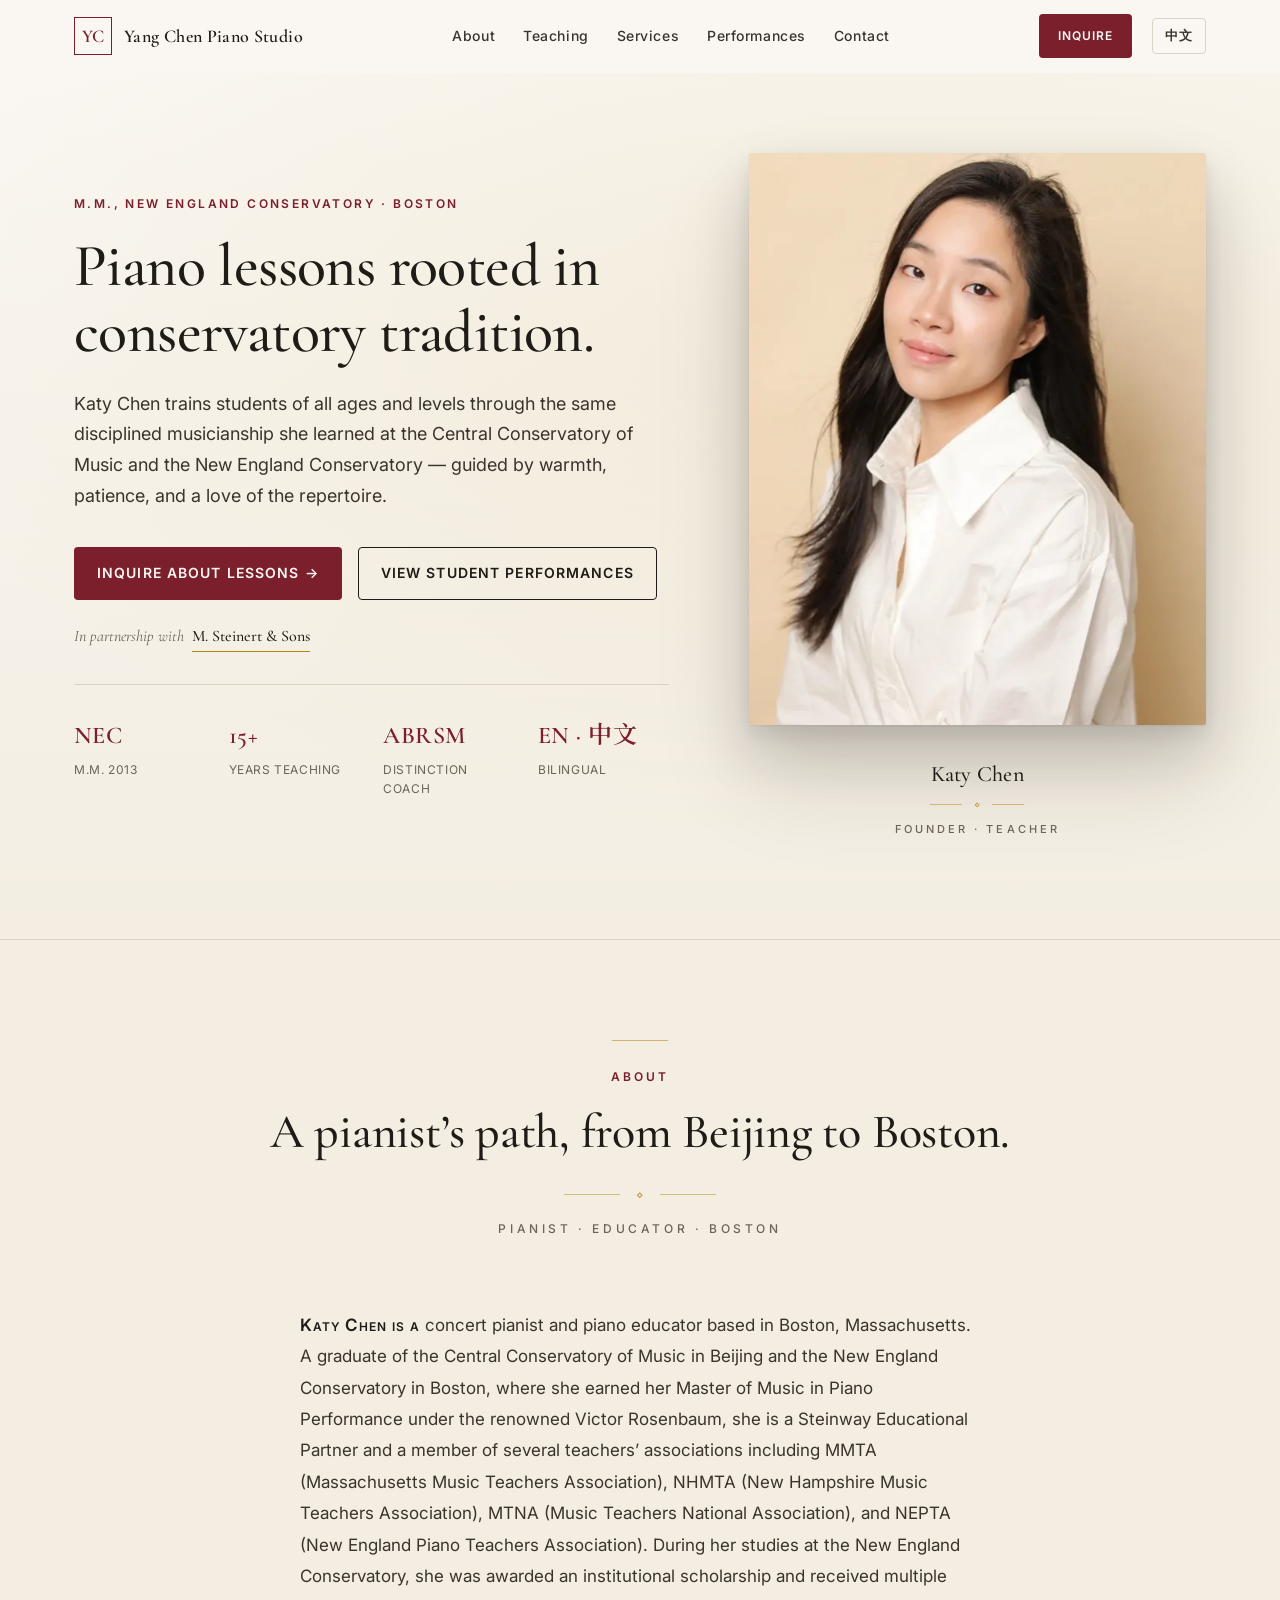
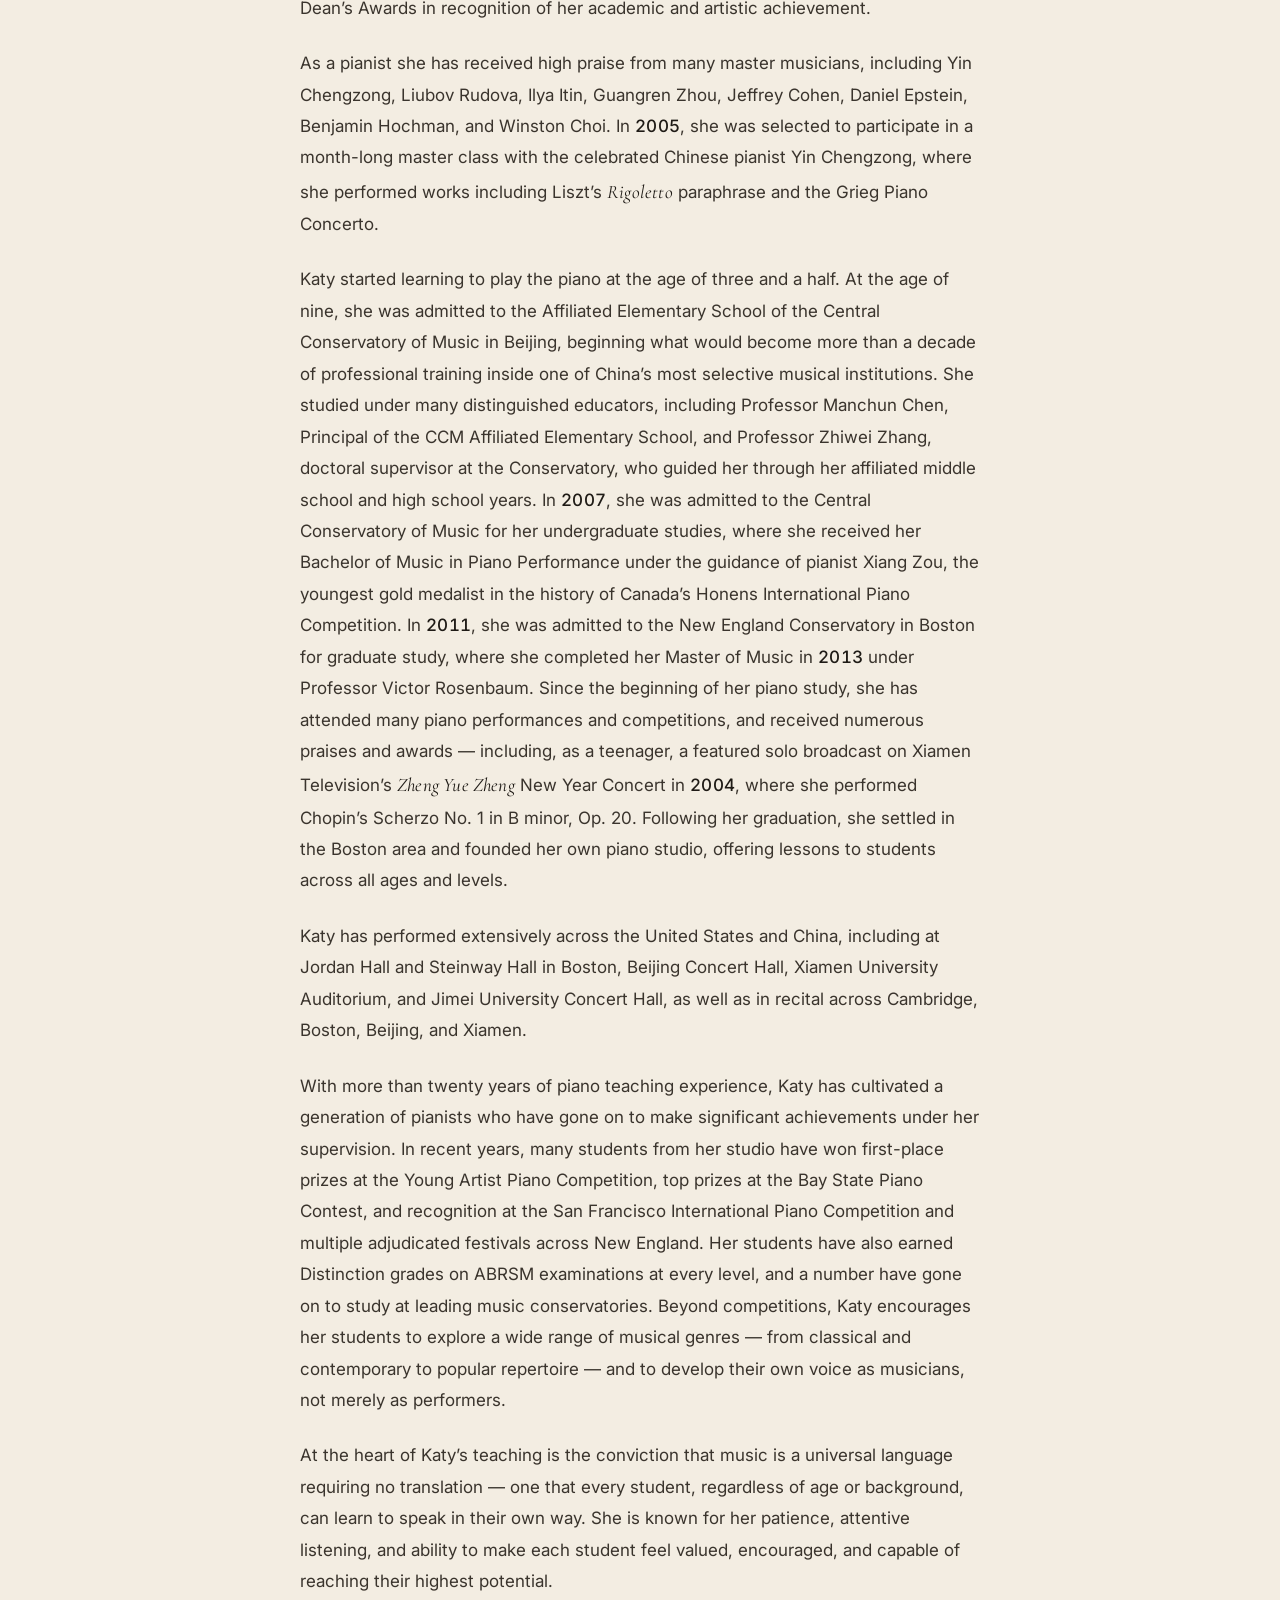
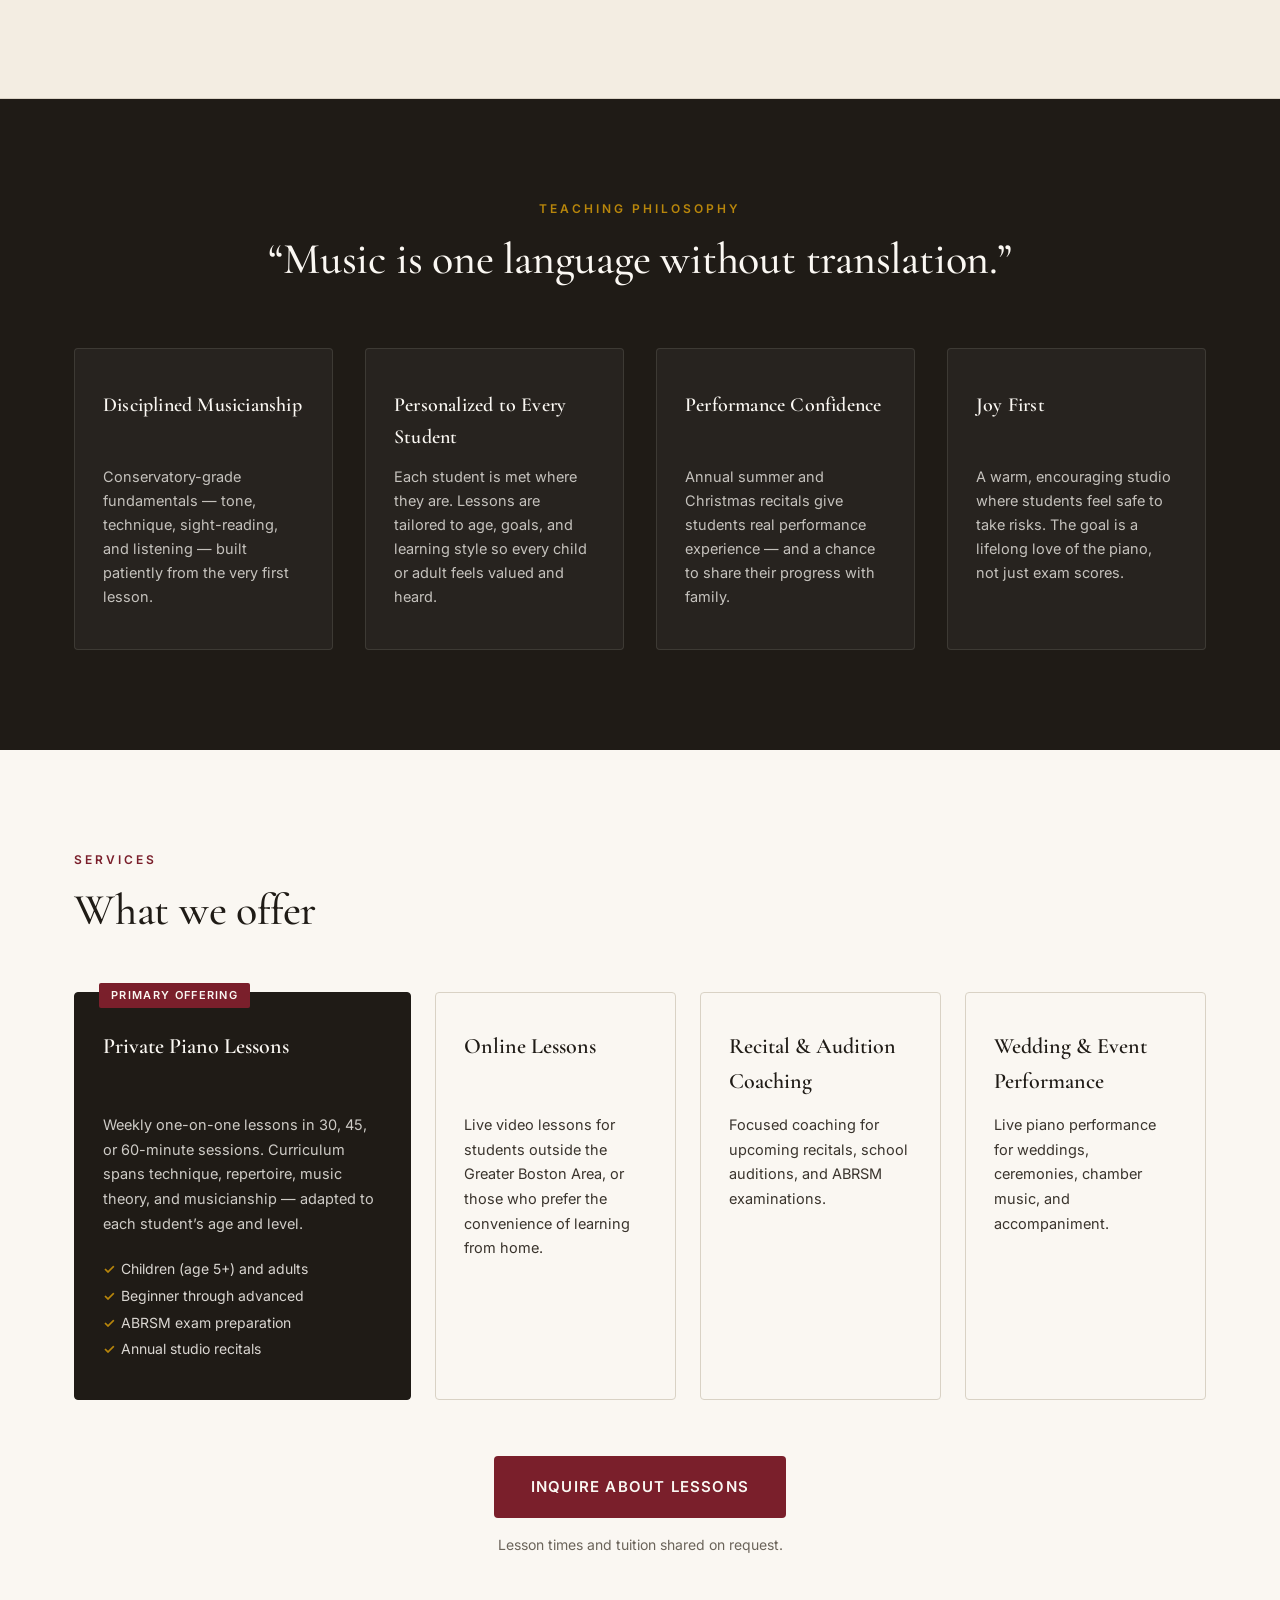
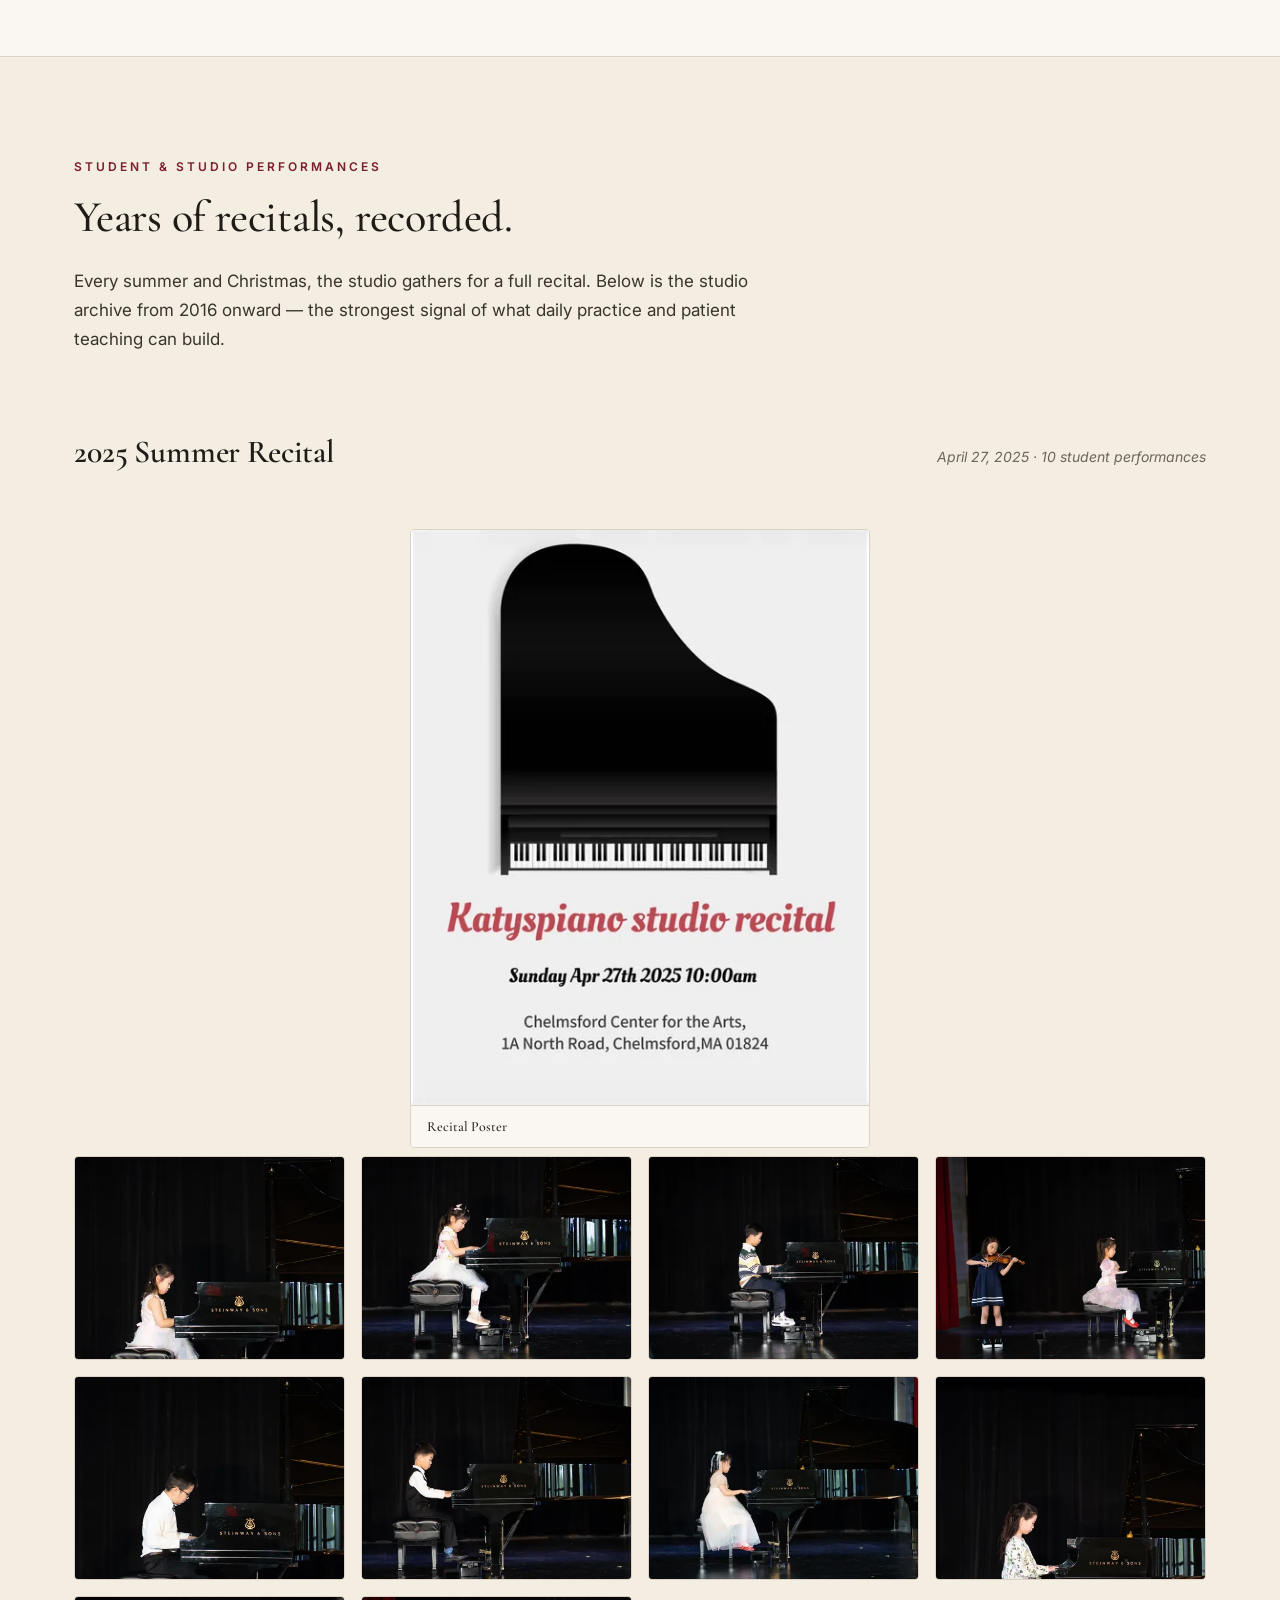
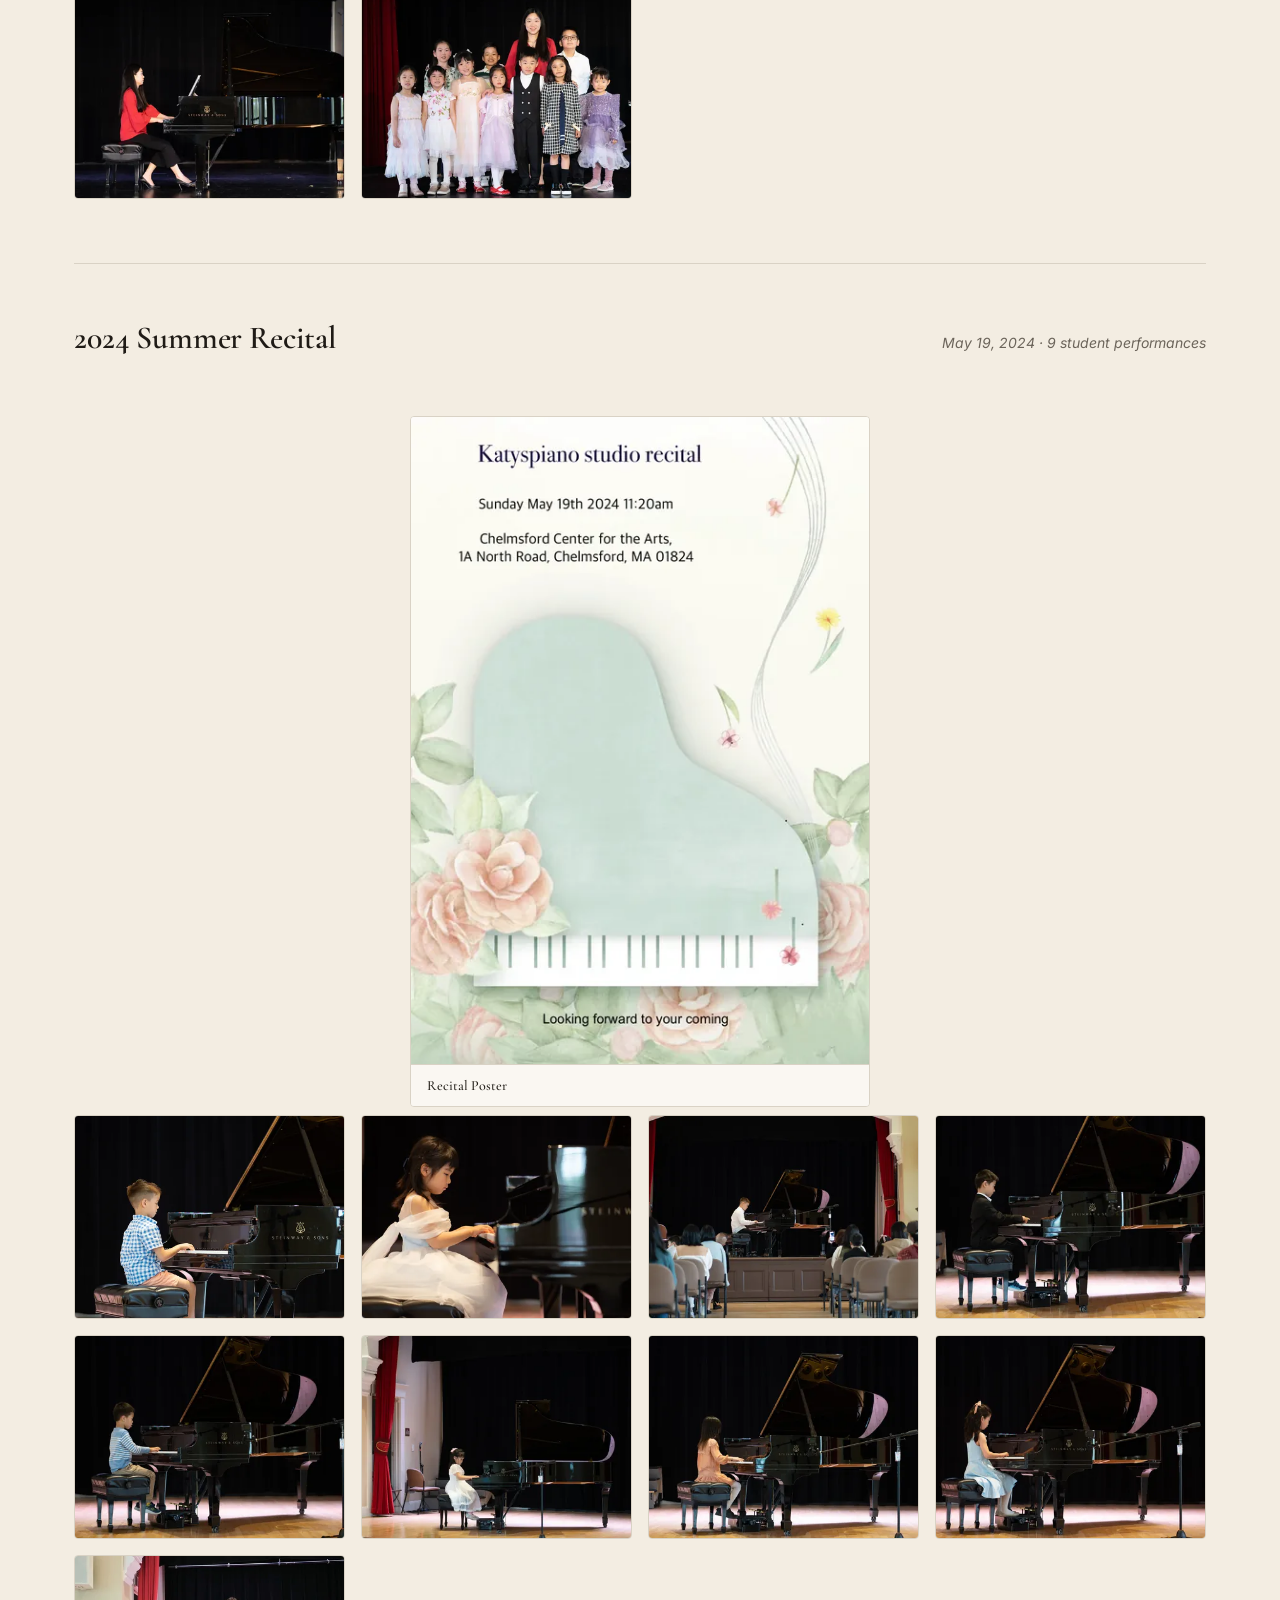
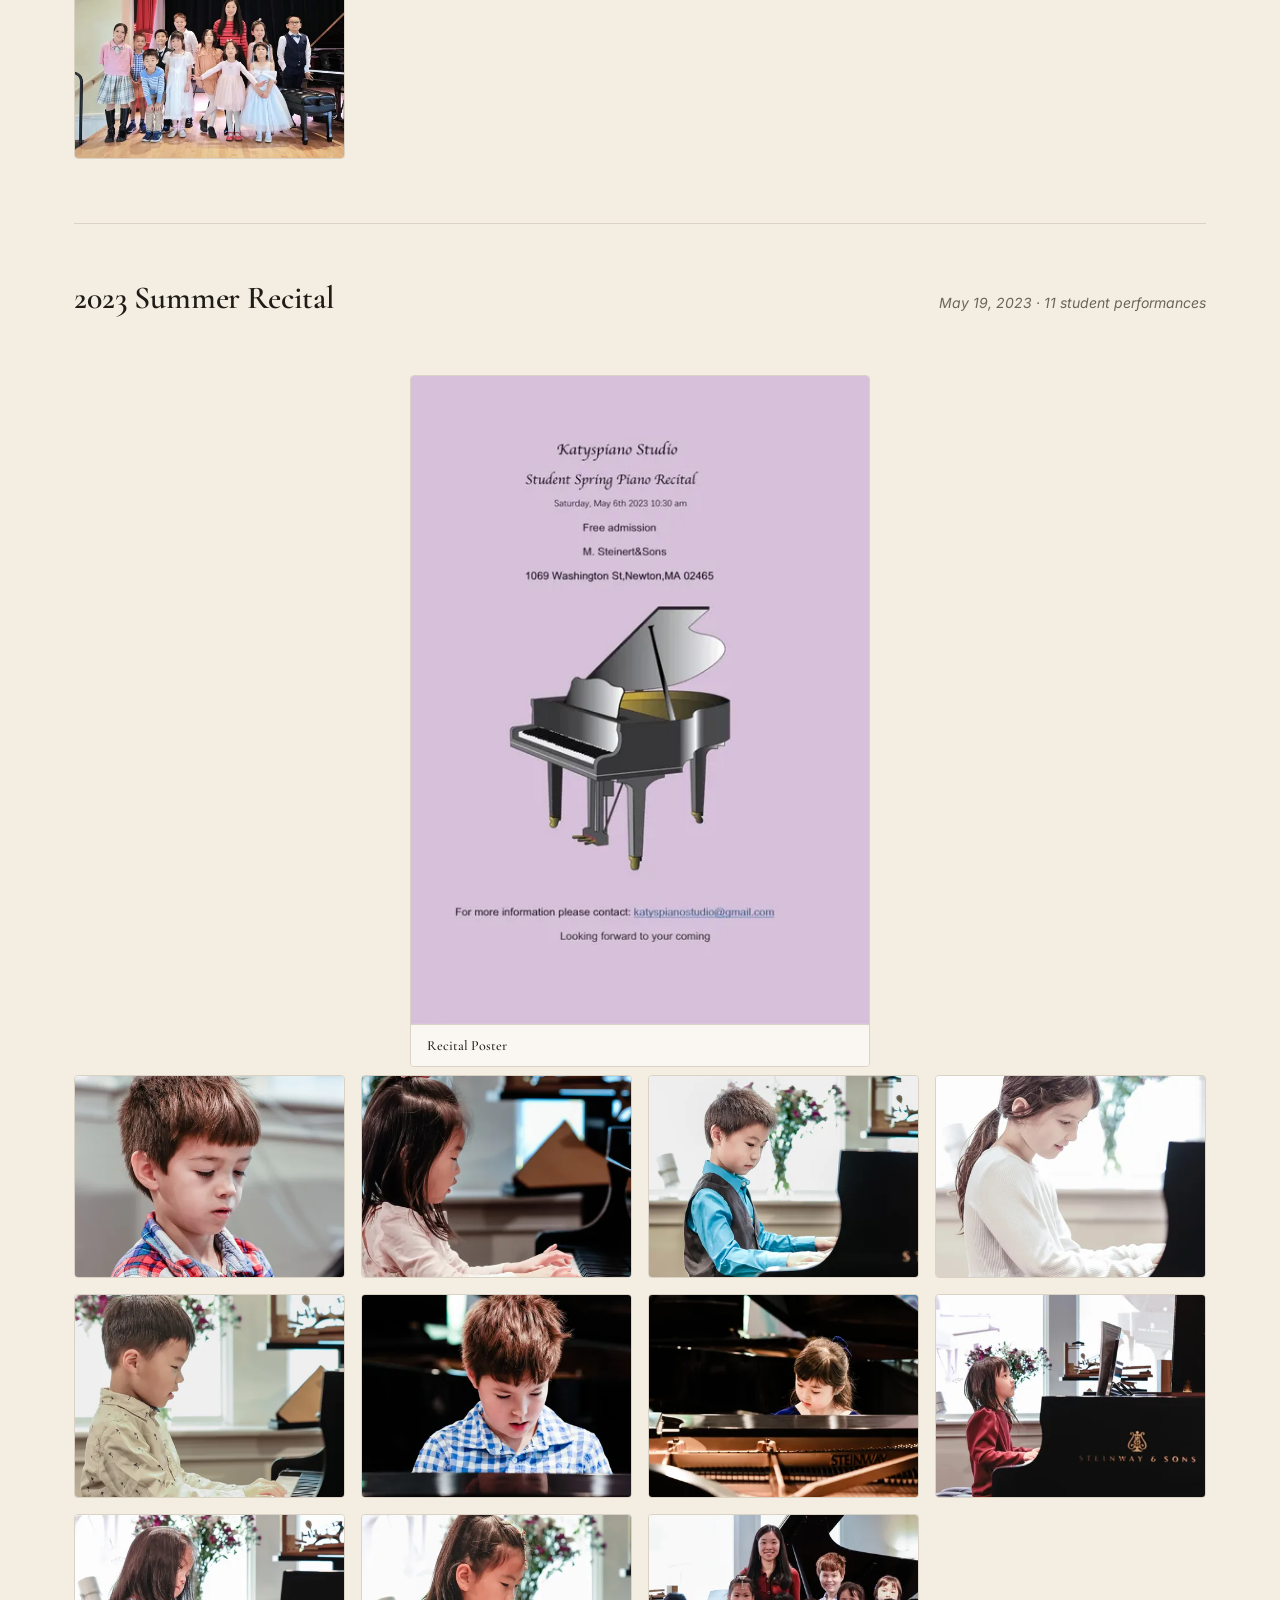
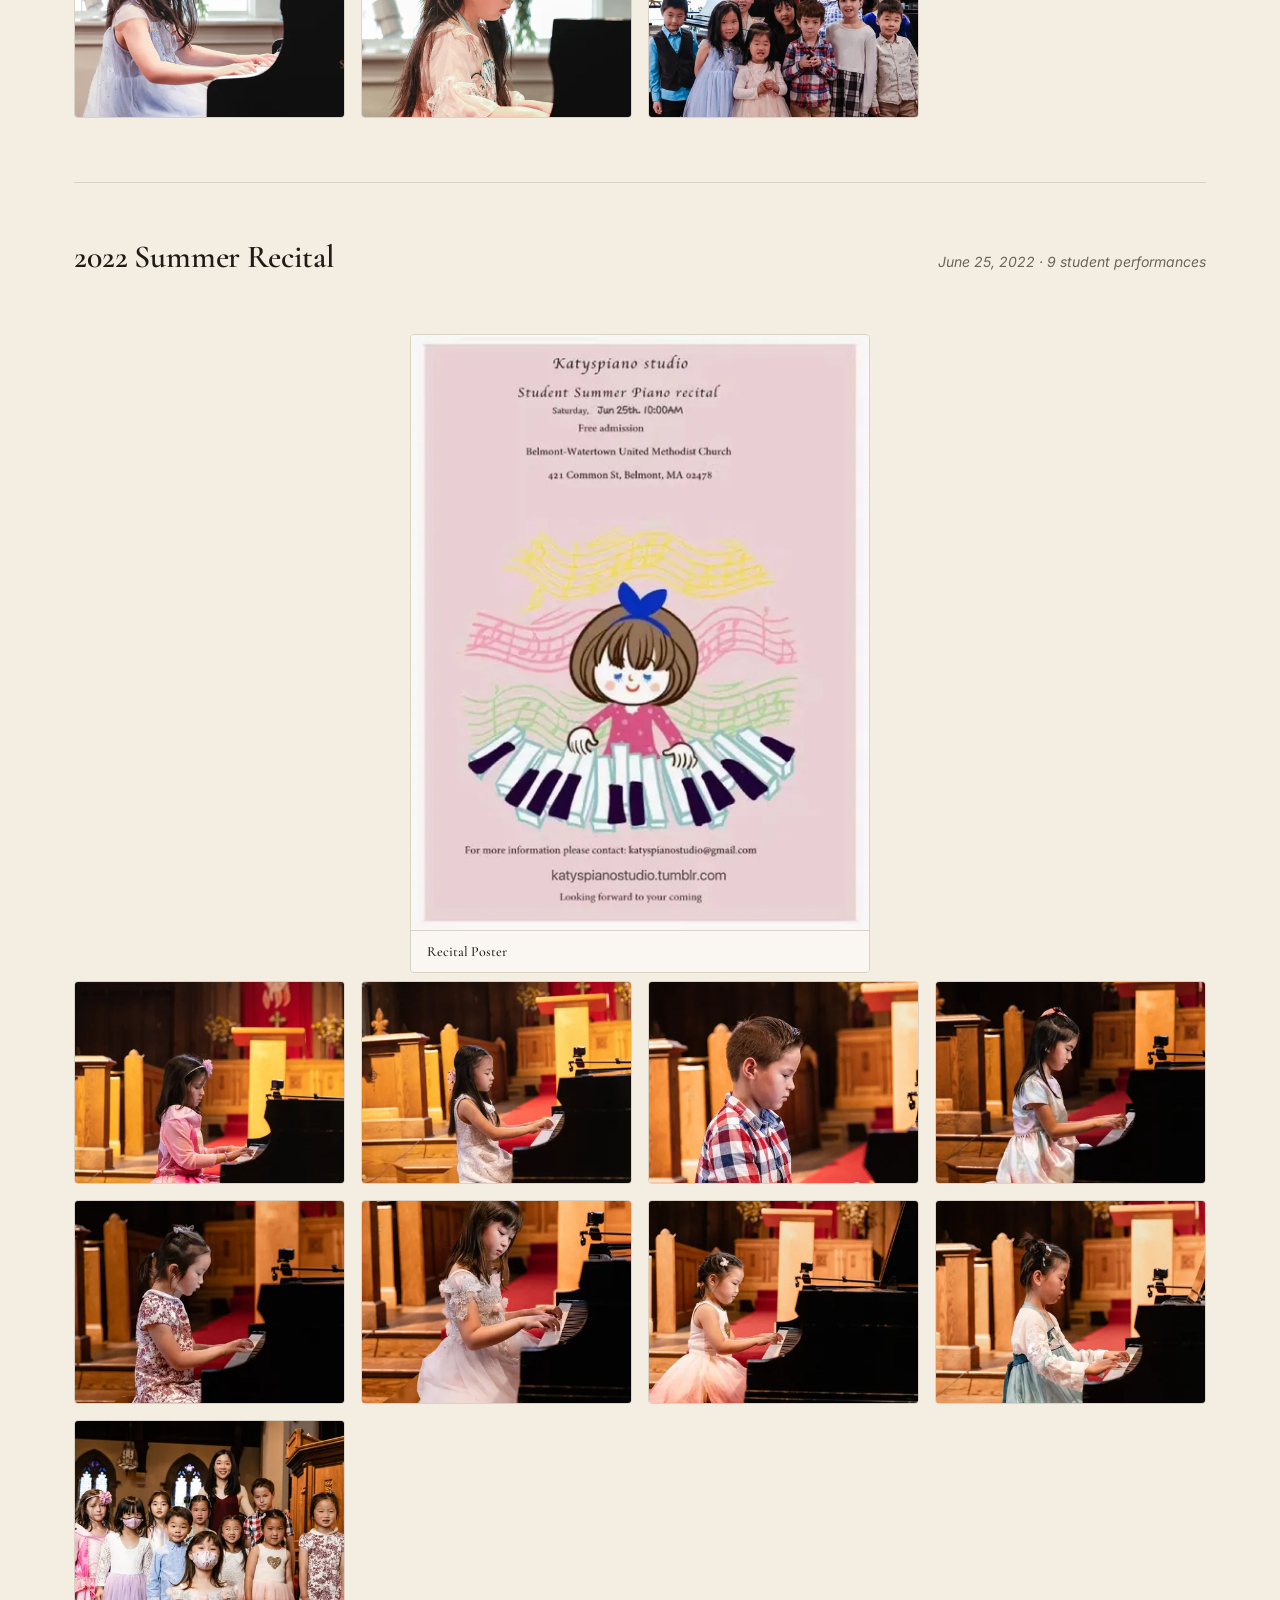
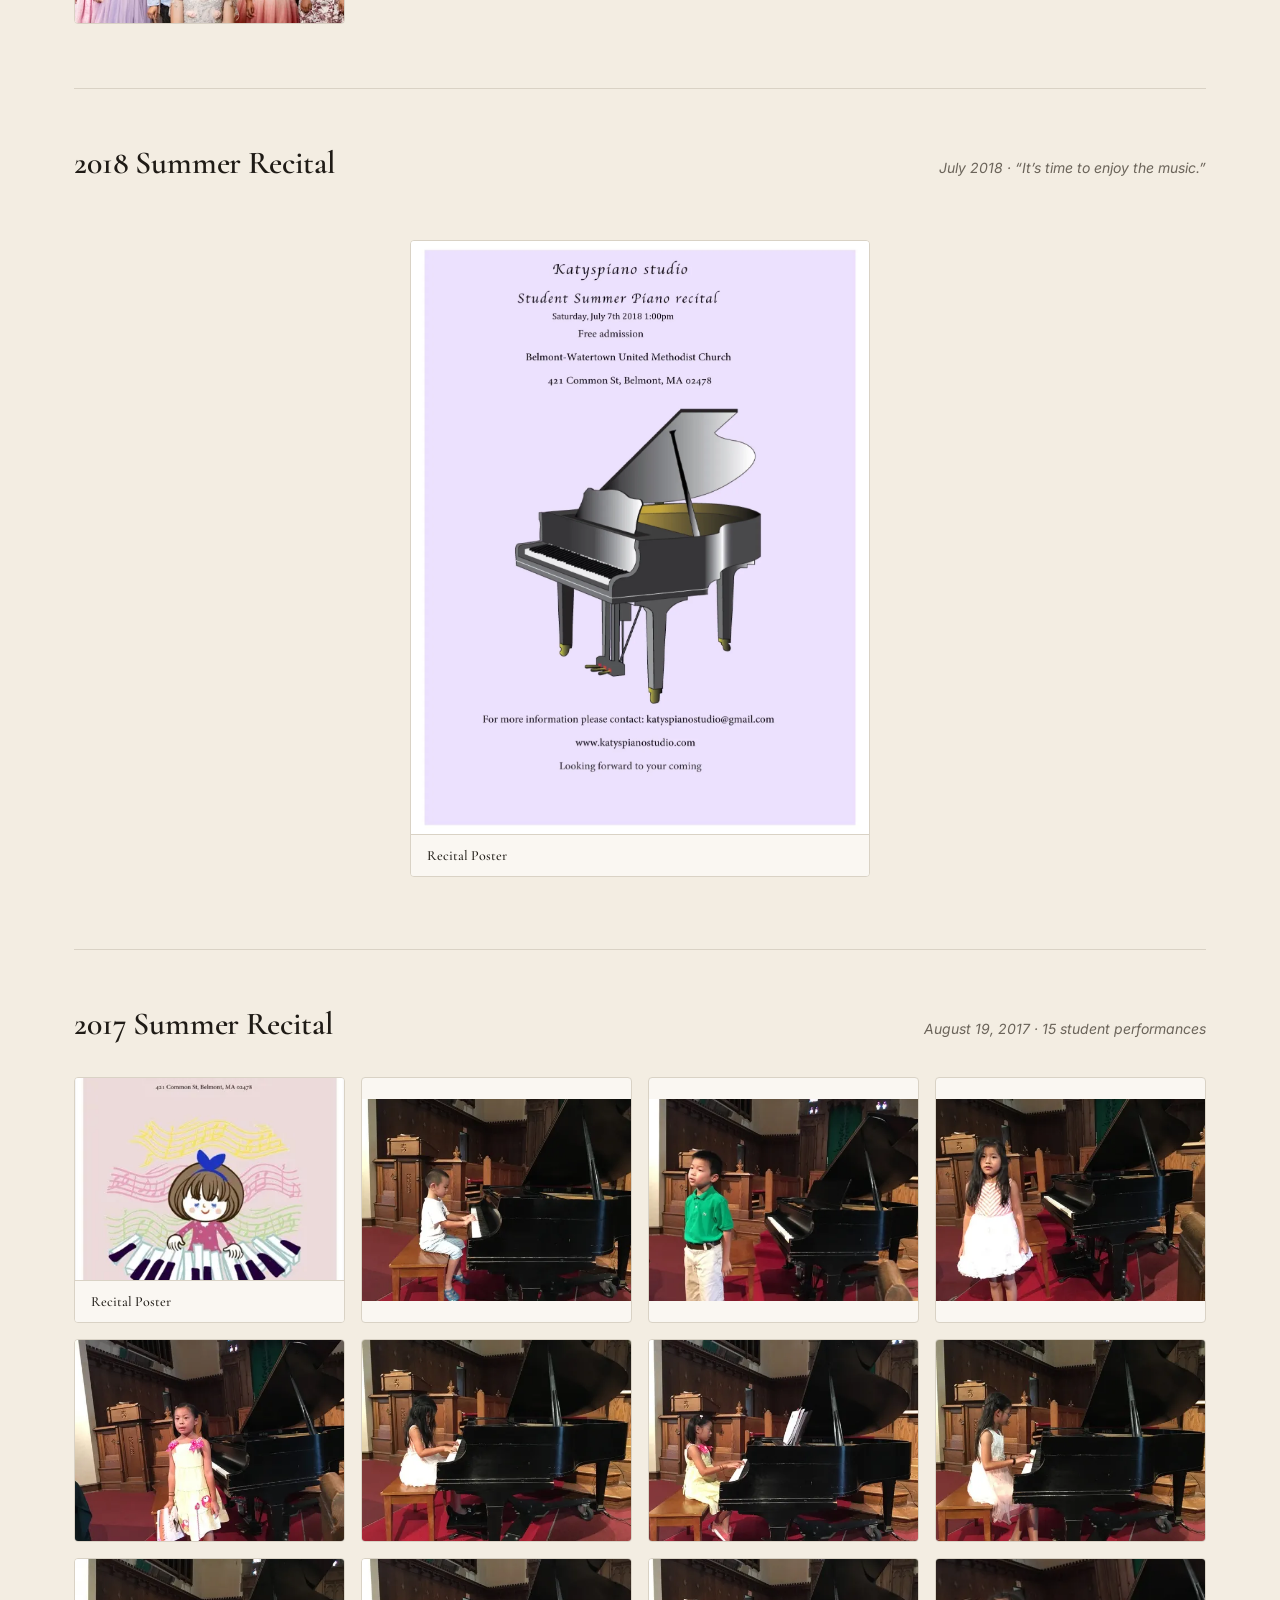
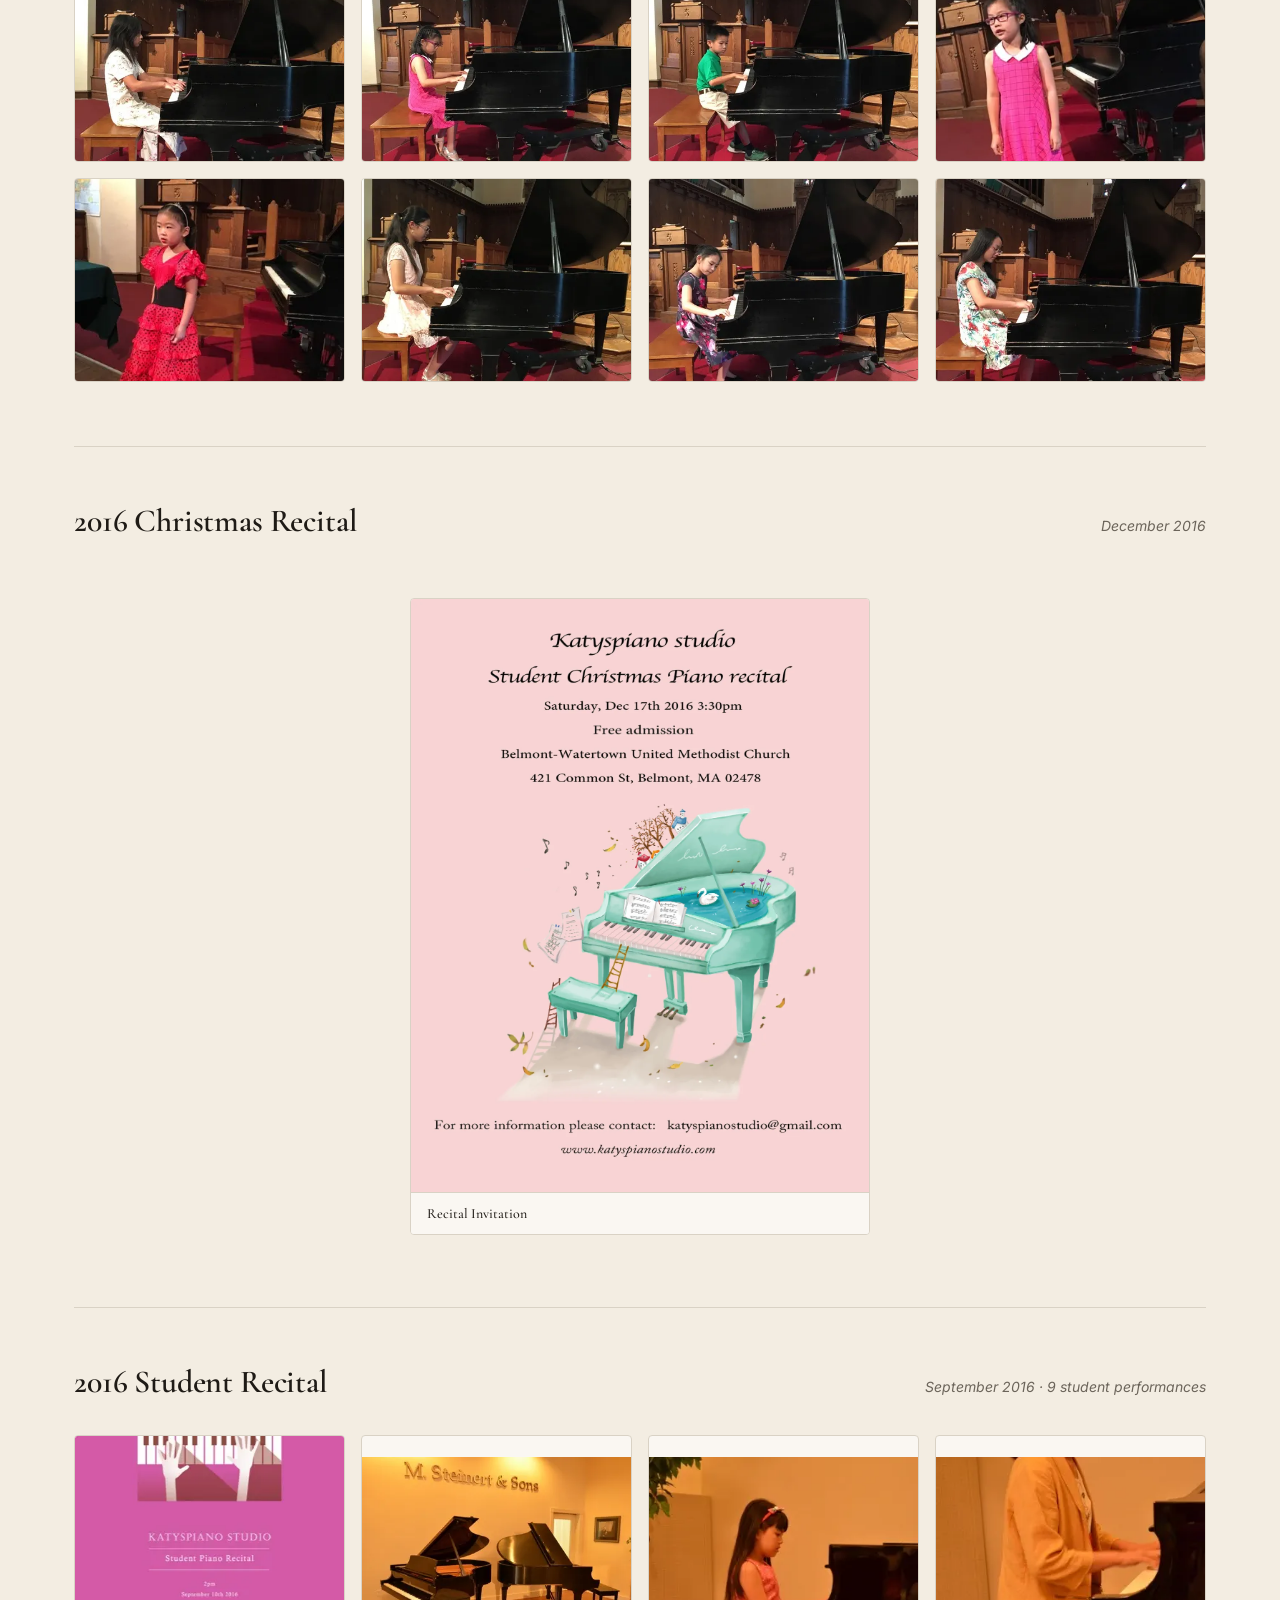
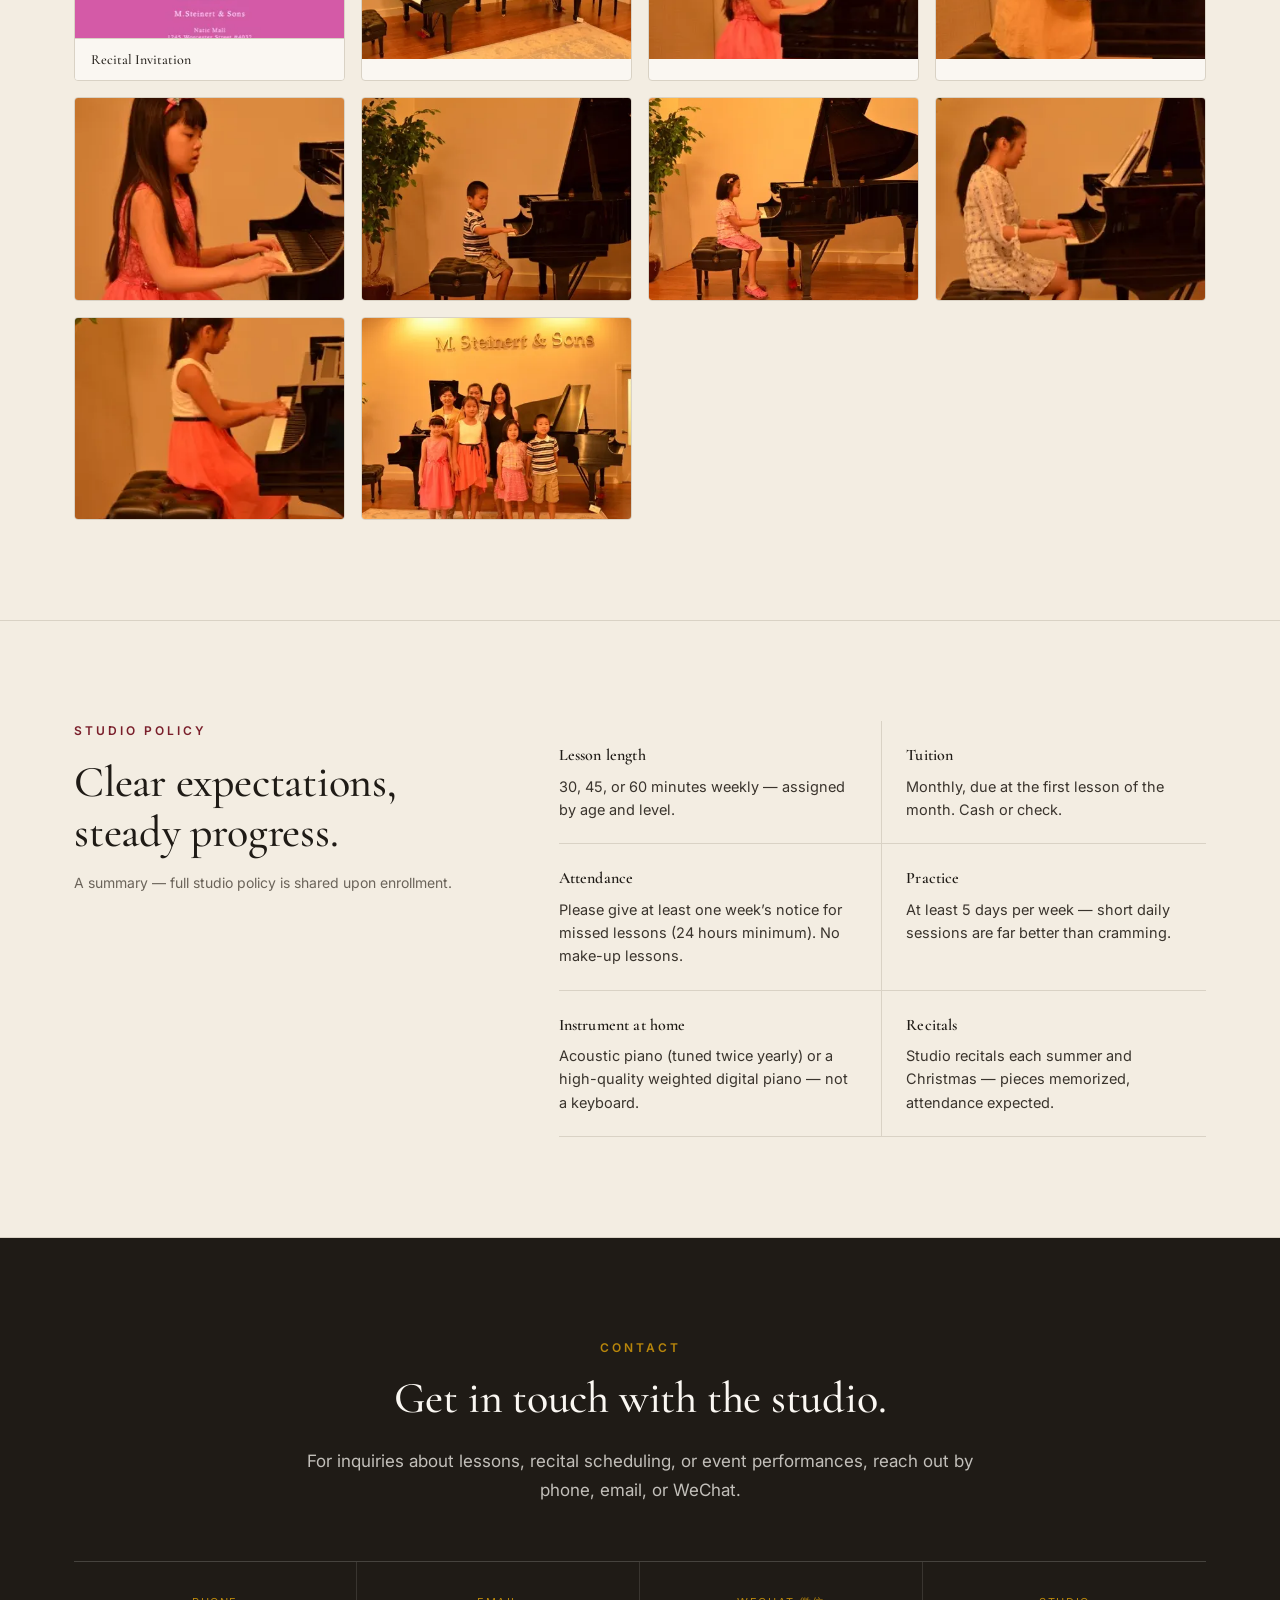
<file: index.html>
<!DOCTYPE html>
<html lang="en" data-lang="en">
<head>
  <meta charset="UTF-8" />
  <meta name="viewport" content="width=device-width, initial-scale=1.0" />
  <title>Yang Chen Piano Studio · Boston Piano Lessons by NEC Graduate Katy Chen</title>
  <meta name="description" content="Private piano lessons in Lexington and the Greater Boston Area with Katy Chen, M.M. New England Conservatory. Children & adults, all levels. ABRSM preparation, recital coaching, online lessons." />
  <meta name="keywords" content="piano lessons Boston, piano teacher Lexington MA, NEC piano teacher, Yang Chen, Katy piano studio, ABRSM Boston, Chinese piano teacher Boston, 波士顿钢琴老师, 列克星敦钢琴老师" />
  <meta property="og:title" content="Yang Chen Piano Studio · Boston Piano Lessons" />
  <meta property="og:description" content="Private piano lessons with Katy Chen, M.M. New England Conservatory." />
  <meta property="og:type" content="website" />
  <meta property="og:image" content="assets/portrait-1600.jpg" />
  <meta property="og:locale" content="en_US" />
  <meta property="og:locale:alternate" content="zh_CN" />
  <meta name="twitter:card" content="summary_large_image" />
  <meta name="twitter:title" content="Yang Chen Piano Studio · Boston Piano Lessons" />
  <meta name="twitter:description" content="Private piano lessons with Katy Chen, M.M. New England Conservatory." />
  <meta name="twitter:image" content="assets/portrait-1600.jpg" />
  <meta name="theme-color" content="#1f1b16" />

  <!-- Inline SVG favicon (monogram) -->
  <link rel="icon" type="image/svg+xml" href="data:image/svg+xml,%3Csvg xmlns='http://www.w3.org/2000/svg' viewBox='0 0 64 64'%3E%3Crect width='64' height='64' rx='8' fill='%23faf7f2'/%3E%3Ctext x='32' y='44' font-family='Georgia,serif' font-size='32' font-weight='600' text-anchor='middle' fill='%237a1f2b'%3EYC%3C/text%3E%3C/svg%3E" />

  <link rel="preconnect" href="https://fonts.googleapis.com">
  <link rel="preconnect" href="https://fonts.gstatic.com" crossorigin>
  <link href="https://fonts.googleapis.com/css2?family=Cormorant+Garamond:wght@500;600&family=Inter:wght@400;500;600&family=Noto+Serif+SC:wght@400;600&display=swap" rel="stylesheet">
  <link rel="stylesheet" href="styles.css" />

  <!-- Structured data: LocalBusiness / MusicSchool -->
  <script type="application/ld+json">
  {
    "@context": "https://schema.org",
    "@type": ["MusicSchool", "LocalBusiness"],
    "name": "Yang Chen Piano Studio",
    "alternateName": "陈扬钢琴工作室",
    "description": "Private piano lessons with Katy Chen, M.M. New England Conservatory.",
    "image": "assets/portrait-1600.jpg",
    "founder": {
      "@type": "Person",
      "name": "Katy Chen",
      "alumniOf": [
        { "@type": "CollegeOrUniversity", "name": "New England Conservatory" },
        { "@type": "CollegeOrUniversity", "name": "Central Conservatory of Music, Beijing" }
      ]
    },
    "address": {
      "@type": "PostalAddress",
      "addressLocality": "Lexington",
      "addressRegion": "MA",
      "postalCode": "02420",
      "addressCountry": "US"
    },
    "areaServed": "Greater Boston Area",
    "telephone": "+1-617-657-3351",
    "email": "katyspianostudio@gmail.com",
    "knowsLanguage": ["en", "zh"],
    "priceRange": "$$"
  }
  </script>
</head>
<body>
  <a class="skip-link" href="#about">Skip to content</a>

  <!-- ============ HEADER / NAV ============ -->
  <header class="site-header" id="siteHeader">
    <div class="container nav-wrap">
      <a href="#top" class="brand">
        <span class="brand-mark">YC</span>
        <span class="brand-text">
          <span class="lang-en">Yang Chen Piano Studio</span>
          <span class="lang-zh">陈扬钢琴工作室</span>
        </span>
      </a>

      <nav class="primary-nav" aria-label="Primary">
        <a href="#about"><span class="lang-en">About</span><span class="lang-zh">关于</span></a>
        <a href="#teaching"><span class="lang-en">Teaching</span><span class="lang-zh">教学</span></a>
        <a href="#services"><span class="lang-en">Services</span><span class="lang-zh">课程</span></a>
        <a href="#performances"><span class="lang-en">Performances</span><span class="lang-zh">演出</span></a>
        <a href="#contact"><span class="lang-en">Contact</span><span class="lang-zh">联系</span></a>
      </nav>

      <div class="nav-actions">
        <!-- CTA before the language toggle: keeps the header in one language
             (brand → nav → CTA) and leaves the toggle as the odd one out at the
             edge, rather than splitting the run. -->
        <a href="#contact" class="btn btn-primary nav-cta">
          <span class="lang-en">Inquire</span>
          <span class="lang-zh">咨询</span>
        </a>
        <button class="lang-toggle" id="langToggle" aria-label="Toggle language">
          <span class="lang-en">中文</span>
          <span class="lang-zh">EN</span>
        </button>
        <button class="menu-toggle" id="menuToggle" aria-label="Open menu" aria-expanded="false">
          <span></span><span></span><span></span>
        </button>
      </div>
    </div>
  </header>

  <!-- ============ HERO ============ -->
  <section class="hero" id="top">
    <div class="container hero-grid">
      <div class="hero-copy">
        <p class="eyebrow">
          <span class="lang-en">M.M., New England Conservatory · Boston</span>
          <span class="lang-zh">新英格兰音乐学院硕士 · 波士顿</span>
        </p>
        <h1 class="hero-title">
          <span class="lang-en">Piano lessons rooted in conservatory tradition.</span>
          <span class="lang-zh">源自音乐学院的钢琴教学传统</span>
        </h1>
        <p class="hero-sub">
          <span class="lang-en">Katy Chen trains students of all ages and levels through the same disciplined musicianship she learned at the Central Conservatory of Music and the New England Conservatory — guided by warmth, patience, and a love of the repertoire.</span>
          <span class="lang-zh">陈扬老师（Katy）将中央音乐学院与新英格兰音乐学院的严谨训练，与温暖耐心的教学风格相结合，帮助各年龄段、各程度的学生在钢琴学习中找到信心与音乐的喜悦。</span>
        </p>
        <div class="hero-cta">
          <a href="#contact" class="btn btn-primary">
            <span class="lang-en">Inquire About Lessons →</span>
            <span class="lang-zh">课程咨询 →</span>
          </a>
          <a href="#performances" class="btn btn-ghost">
            <span class="lang-en">View Student Performances</span>
            <span class="lang-zh">查看学生演出</span>
          </a>
        </div>
        <p class="partner-line">
          <span class="partner-prefix">
            <span class="lang-en">In partnership with</span>
            <span class="lang-zh">合作伙伴</span>
          </span>
          <a class="partner-link" href="https://msteinert.com/partner/katy-chen-studio" target="_blank" rel="noopener">M. Steinert &amp; Sons</a>
        </p>
        <div class="trust-row">
          <div class="trust-item">
            <strong>NEC</strong>
            <span class="lang-en">M.M. 2013</span>
            <span class="lang-zh">2013 硕士</span>
          </div>
          <div class="trust-item">
            <strong>15+</strong>
            <span class="lang-en">Years Teaching</span>
            <span class="lang-zh">年教学经验</span>
          </div>
          <div class="trust-item">
            <strong>ABRSM</strong>
            <span class="lang-en">Distinction Coach</span>
            <span class="lang-zh">优等指导</span>
          </div>
          <div class="trust-item">
            <strong>EN · 中文</strong>
            <span class="lang-en">Bilingual</span>
            <span class="lang-zh">双语教学</span>
          </div>
        </div>
      </div>

      <div class="hero-portrait">
        <div class="portrait-frame">
          <div class="portrait-placeholder">
            <picture>
              <source
                type="image/webp"
                srcset="assets/portrait-800.webp 800w, assets/portrait-1600.webp 1600w"
                sizes="(max-width: 768px) 360px, (max-width: 1024px) 40vw, 480px" />
              <img
                src="assets/portrait-800.jpg"
                srcset="assets/portrait-800.jpg 800w, assets/portrait-1600.jpg 1600w"
                sizes="(max-width: 768px) 360px, (max-width: 1024px) 40vw, 480px"
                width="800" height="1000"
                alt="Portrait of Katy Chen"
                loading="eager" fetchpriority="high" decoding="async" />
            </picture>
          </div>
          <div class="portrait-caption">
            <span class="caption-name">
              <span class="lang-en">Katy Chen</span>
              <span class="lang-zh">陈扬</span>
            </span>
            <span class="caption-rule" aria-hidden="true">⋄</span>
            <span class="caption-role">
              <span class="lang-en">Founder · Teacher</span>
              <span class="lang-zh">工作室创办人</span>
            </span>
          </div>
        </div>
      </div>
    </div>
  </section>

  <!-- ============ ABOUT ============ -->
  <section class="section section-cream" id="about">
    <div class="container">
      <div class="bio-header">
        <p class="section-eyebrow">
          <span class="lang-en">About</span>
          <span class="lang-zh">关于</span>
        </p>
        <h2 class="section-title">
          <span class="lang-en">A pianist’s path, from Beijing to Boston.</span>
          <span class="lang-zh">从北京到波士顿的音乐之路</span>
        </h2>
        <span class="bio-rule" aria-hidden="true">&#x22C4;</span>
        <p class="bio-role">
          <span class="lang-en">Pianist &middot; Educator &middot; Boston</span>
          <span class="lang-zh">钢琴家 &middot; 教育家 &middot; 波士顿</span>
        </p>
      </div>
      <div class="bio-prose">
          <p>
            <span class="lang-en"><span class="lead-in">Katy Chen is a</span> concert pianist and piano educator based in Boston, Massachusetts. A graduate of the Central Conservatory of Music in Beijing and the New England Conservatory in Boston, where she earned her Master of Music in Piano Performance under the renowned Victor Rosenbaum, she is a Steinway Educational Partner and a member of several teachers’ associations including MMTA (Massachusetts Music Teachers Association), NHMTA (New Hampshire Music Teachers Association), MTNA (Music Teachers National Association), and NEPTA (New England Piano Teachers Association). During her studies at the New England Conservatory, she was awarded an institutional scholarship and received multiple Dean’s Awards in recognition of her academic and artistic achievement.</span>
            <span class="lang-zh"><span class="lead-in">陈扬</span>（Katy Chen），旅美青年钢琴演奏家、钢琴教育家，现居美国波士顿。她毕业于北京中央音乐学院与美国新英格兰音乐学院，并在新英格兰音乐学院师从国际著名钢琴家 Victor Rosenbaum 教授，获得钢琴演奏硕士学位。她现为 Steinway 教育合作伙伴（Steinway Educational Partner），同时也是多个专业教师协会的成员，包括美国音乐教师协会 MTNA（Music Teachers National Association）、麻省音乐教师协会 MMTA（Massachusetts Music Teachers Association）、新罕布什尔州音乐教师协会 NHMTA（New Hampshire Music Teachers Association），以及新英格兰钢琴教师协会 NEPTA（New England Piano Teachers Association）。在新英格兰音乐学院攻读硕士学位期间，她获得学院颁发的奖学金，并多次荣获院长奖（Dean’s Award），以表彰其在学术与艺术上的卓越表现。</span>
          </p>
          <p>
            <span class="lang-en">As a pianist she has received high praise from many master musicians, including Yin Chengzong, Liubov Rudova, Ilya Itin, Guangren Zhou, Jeffrey Cohen, Daniel Epstein, Benjamin Hochman, and Winston Choi. In <span class="year">2005</span>, she was selected to participate in a month-long master class with the celebrated Chinese pianist Yin Chengzong, where she performed works including Liszt’s <em>Rigoletto</em> paraphrase and the Grieg Piano Concerto.</span>
            <span class="lang-zh">作为钢琴演奏家，她的演奏获得了众多国际钢琴大师的高度赞誉，包括殷承宗、Liubov Rudova、Ilya Itin、周广仁、Jeffrey Cohen、Daniel Epstein、Benjamin Hochman 以及 Winston Choi 等多位音乐界名家。<span class="year">2005 年</span>，她获邀参加著名钢琴家殷承宗大师班为期一个月的专业学习，期间演奏了李斯特根据威尔第歌剧《弄臣》改编的钢琴改编曲，以及格里格钢琴协奏曲等作品。</span>
          </p>
          <p>
            <span class="lang-en">Katy started learning to play the piano at the age of three and a half. At the age of nine, she was admitted to the Affiliated Elementary School of the Central Conservatory of Music in Beijing, beginning what would become more than a decade of professional training inside one of China’s most selective musical institutions. She studied under many distinguished educators, including Professor Manchun Chen, Principal of the CCM Affiliated Elementary School, and Professor Zhiwei Zhang, doctoral supervisor at the Conservatory, who guided her through her affiliated middle school and high school years. In <span class="year">2007</span>, she was admitted to the Central Conservatory of Music for her undergraduate studies, where she received her Bachelor of Music in Piano Performance under the guidance of pianist Xiang Zou, the youngest gold medalist in the history of Canada’s Honens International Piano Competition. In <span class="year">2011</span>, she was admitted to the New England Conservatory in Boston for graduate study, where she completed her Master of Music in <span class="year">2013</span> under Professor Victor Rosenbaum. Since the beginning of her piano study, she has attended many piano performances and competitions, and received numerous praises and awards — including, as a teenager, a featured solo broadcast on Xiamen Television’s <em>Zheng Yue Zheng</em> New Year Concert in <span class="year">2004</span>, where she performed Chopin’s Scherzo No. 1 in B minor, Op. 20. Following her graduation, she settled in the Boston area and founded her own piano studio, offering lessons to students across all ages and levels.</span>
            <span class="lang-zh">陈扬三岁半开始学习钢琴。九岁时，她考入中央音乐学院附属小学，自此开启了她在中国专业音乐教育的最高学府长达十余年的专业训练生涯。在求学期间，她先后师从多位杰出的音乐教育家，包括中央音乐学院附小校长的陈曼春教授，以及中央音乐学院博士生导师张志玮教授。<span class="year">2007 年</span>，她考入中央音乐学院本科，师从加拿大赫奈斯（Honens）国际钢琴大赛最年轻金奖得主——青年钢琴家邹翔教授，并获得钢琴演奏专业学士学位。<span class="year">2011 年</span>，她赴美国波士顿的新英格兰音乐学院攻读研究生学位，并于 <span class="year">2013 年</span>师从 Victor Rosenbaum 教授完成钢琴演奏硕士学位。自习琴以来，她多次参加各类钢琴演出与比赛，屡获嘉奖与赞誉。其中尤为令人难忘的是 <span class="year">2004 年</span>，她作为青少年钢琴新秀受邀登上厦门市政府宣传部与厦门电视台联合主办的《正月正音乐会》，以肖邦《b 小调第一号谐谑曲》（作品 20 号）独奏开场，通过电视向全市观众现场直播。完成学业之后，她定居波士顿地区，创办了自己的私人钢琴工作室，为各个年龄段、各种程度的学生提供专业的钢琴教学。</span>
          </p>
          <p>
            <span class="lang-en">Katy has performed extensively across the United States and China, including at Jordan Hall and Steinway Hall in Boston, Beijing Concert Hall, Xiamen University Auditorium, and Jimei University Concert Hall, as well as in recital across Cambridge, Boston, Beijing, and Xiamen.</span>
            <span class="lang-zh">陈扬的演奏足迹遍及中美两国，主要演出场地包括美国波士顿乔丹音乐厅（Jordan Hall）、美国波士顿斯坦威音乐厅（Steinway Hall）、北京音乐厅、厦门大学音乐厅以及集美大学音乐厅等。此外，她还在剑桥、波士顿、北京、厦门等多地举办过个人独奏音乐会与师生音乐会。</span>
          </p>
          <p>
            <span class="lang-en">With more than twenty years of piano teaching experience, Katy has cultivated a generation of pianists who have gone on to make significant achievements under her supervision. In recent years, many students from her studio have won first-place prizes at the Young Artist Piano Competition, top prizes at the Bay State Piano Contest, and recognition at the San Francisco International Piano Competition and multiple adjudicated festivals across New England. Her students have also earned Distinction grades on ABRSM examinations at every level, and a number have gone on to study at leading music conservatories. Beyond competitions, Katy encourages her students to explore a wide range of musical genres — from classical and contemporary to popular repertoire — and to develop their own voice as musicians, not merely as performers.</span>
            <span class="lang-zh">陈扬深耕钢琴教育二十余载，培养了一批又一批优秀的钢琴学生，他们在她的悉心指导下取得了令人瞩目的成绩。近年来，她工作室的多名学生先后在 Young Artist Piano Competition 中荣获第一名，在 Bay State Piano Contest 中斩获优异名次，并入围 San Francisco International Piano Competition（旧金山国际钢琴比赛）以及新英格兰地区多届 Judged Festival，获得评委高度认可。她的学生在各个级别的 ABRSM 英皇钢琴考级中均取得 Distinction（优异）成绩，多名学生已进入国际知名音乐学院继续深造。除比赛之外，陈扬还鼓励学生广泛涉猎不同风格的音乐——从古典、当代到流行作品——引导他们成为真正具有独立音乐思考与个人艺术语言的音乐家，而不仅仅是演奏者。</span>
          </p>
          <p>
            <span class="lang-en">At the heart of Katy’s teaching is the conviction that music is a universal language requiring no translation — one that every student, regardless of age or background, can learn to speak in their own way. She is known for her patience, attentive listening, and ability to make each student feel valued, encouraged, and capable of reaching their highest potential.</span>
            <span class="lang-zh">陈扬的教学理念始终建立在一个核心信念之上：音乐是一门无需翻译的世界语言——无论年龄、无论背景，每一位学生都可以学会用自己的方式去诉说它。她以严谨的音乐素养、敏锐的音乐感知力，以及对学生发自内心的关怀，让每一位学生都感受到被尊重、被鼓励，并相信自己能够发挥最大潜能，赢得了业内同仁、学生与家长的高度认可。</span>
          </p>
      </div>
    </div>
  </section>

  <!-- ============ TEACHING PHILOSOPHY ============ -->
  <section class="section section-dark" id="teaching">
    <div class="container">
      <p class="section-eyebrow center">
        <span class="lang-en">Teaching Philosophy</span>
        <span class="lang-zh">教学理念</span>
      </p>
      <h2 class="section-title center">
        <span class="lang-en">“Music is one language without translation.”</span>
        <span class="lang-zh">“音乐是一种无需翻译的语言。”</span>
      </h2>

      <div class="philosophy-grid">
        <div class="philosophy-card">
          <h3>
            <span class="lang-en">Disciplined Musicianship</span>
            <span class="lang-zh">扎实的基本功</span>
          </h3>
          <p>
            <span class="lang-en">Conservatory-grade fundamentals — tone, technique, sight-reading, and listening — built patiently from the very first lesson.</span>
            <span class="lang-zh">从第一节课开始，循序渐进地建立音色、技巧、视奏与聆听的扎实基础。</span>
          </p>
        </div>
        <div class="philosophy-card">
          <h3>
            <span class="lang-en">Personalized to Every Student</span>
            <span class="lang-zh">因材施教</span>
          </h3>
          <p>
            <span class="lang-en">Each student is met where they are. Lessons are tailored to age, goals, and learning style so every child or adult feels valued and heard.</span>
            <span class="lang-zh">每位学生都是独一无二的。课程内容因学生的年龄、目标与学习风格量身定制。</span>
          </p>
        </div>
        <div class="philosophy-card">
          <h3>
            <span class="lang-en">Performance Confidence</span>
            <span class="lang-zh">舞台自信</span>
          </h3>
          <p>
            <span class="lang-en">Annual summer and Christmas recitals give students real performance experience — and a chance to share their progress with family.</span>
            <span class="lang-zh">每年夏季与圣诞汇报演出，让学生真正登台演奏，与家人分享学习成果。</span>
          </p>
        </div>
        <div class="philosophy-card">
          <h3>
            <span class="lang-en">Joy First</span>
            <span class="lang-zh">享受音乐</span>
          </h3>
          <p>
            <span class="lang-en">A warm, encouraging studio where students feel safe to take risks. The goal is a lifelong love of the piano, not just exam scores.</span>
            <span class="lang-zh">温暖鼓励的学习氛围，让学生敢于尝试、勇于表达。学琴的目标，是一生与音乐为伴。</span>
          </p>
        </div>
      </div>
    </div>
  </section>

  <!-- ============ SERVICES ============ -->
  <section class="section section-light" id="services">
    <div class="container">
      <p class="section-eyebrow">
        <span class="lang-en">Services</span>
        <span class="lang-zh">课程与服务</span>
      </p>
      <h2 class="section-title">
        <span class="lang-en">What we offer</span>
        <span class="lang-zh">我们提供</span>
      </h2>

      <div class="services-grid">
        <article class="service-card featured">
          <div class="service-tag">
            <span class="lang-en">Primary Offering</span>
            <span class="lang-zh">主要课程</span>
          </div>
          <h3>
            <span class="lang-en">Private Piano Lessons</span>
            <span class="lang-zh">一对一钢琴课</span>
          </h3>
          <p>
            <span class="lang-en">Weekly one-on-one lessons in 30, 45, or 60-minute sessions. Curriculum spans technique, repertoire, music theory, and musicianship — adapted to each student’s age and level.</span>
            <span class="lang-zh">每周一对一授课，可选 30、45 或 60 分钟。课程涵盖技巧、曲目、乐理与音乐素养，根据学生年龄与程度量身定制。</span>
          </p>
          <ul class="service-list">
            <li><span class="lang-en">Children (age 5+) and adults</span><span class="lang-zh">5 岁以上儿童与成人</span></li>
            <li><span class="lang-en">Beginner through advanced</span><span class="lang-zh">初学者至高级程度</span></li>
            <li><span class="lang-en">ABRSM exam preparation</span><span class="lang-zh">英皇 ABRSM 考级辅导</span></li>
            <li><span class="lang-en">Annual studio recitals</span><span class="lang-zh">每年汇报演出</span></li>
          </ul>
        </article>

        <article class="service-card">
          <h3>
            <span class="lang-en">Online Lessons</span>
            <span class="lang-zh">线上钢琴课</span>
          </h3>
          <p>
            <span class="lang-en">Live video lessons for students outside the Greater Boston Area, or those who prefer the convenience of learning from home.</span>
            <span class="lang-zh">为大波士顿地区以外、或希望居家学习的学生，提供视频远程授课。</span>
          </p>
        </article>

        <article class="service-card">
          <h3>
            <span class="lang-en">Recital & Audition Coaching</span>
            <span class="lang-zh">演出与考试辅导</span>
          </h3>
          <p>
            <span class="lang-en">Focused coaching for upcoming recitals, school auditions, and ABRSM examinations.</span>
            <span class="lang-zh">为即将到来的演出、学校面试与英皇考级提供专项辅导。</span>
          </p>
        </article>

        <article class="service-card">
          <h3>
            <span class="lang-en">Wedding & Event Performance</span>
            <span class="lang-zh">婚礼与活动演奏</span>
          </h3>
          <p>
            <span class="lang-en">Live piano performance for weddings, ceremonies, chamber music, and accompaniment.</span>
            <span class="lang-zh">提供婚礼、典礼、室内乐与伴奏的现场钢琴演出。</span>
          </p>
        </article>
      </div>

      <div class="services-cta">
        <a href="#contact" class="btn btn-primary btn-lg">
          <span class="lang-en">Inquire About Lessons</span>
          <span class="lang-zh">课程咨询</span>
        </a>
        <p class="services-cta-note">
          <span class="lang-en">Lesson times and tuition shared on request.</span>
          <span class="lang-zh">课程时间与学费详情，欢迎来信咨询。</span>
        </p>
      </div>
    </div>
  </section>

  <!-- ============ PERFORMANCES GALLERY ============ -->
  <section class="section section-cream" id="performances">
    <div class="container">
      <p class="section-eyebrow">
        <span class="lang-en">Student & Studio Performances</span>
        <span class="lang-zh">学生与师生演出</span>
      </p>
      <h2 class="section-title">
        <span class="lang-en">Years of recitals, recorded.</span>
        <span class="lang-zh">历年汇报演出剪影</span>
      </h2>
      <p class="section-lede">
        <span class="lang-en">Every summer and Christmas, the studio gathers for a full recital. Below is the studio archive from 2016 onward — the strongest signal of what daily practice and patient teaching can build.</span>
        <span class="lang-zh">每年夏季与圣诞，工作室举办全员汇报演出。以下为 2016 年起的演出存档 —— 是日复一日的练习与耐心教学最真实的见证。</span>
      </p>

      <!-- ===== 2025 Summer Recital ===== -->
      <article class="recital recital-featured">
        <header class="recital-header">
          <h3 class="recital-title">
            <span class="lang-en">2025 Summer Recital</span>
            <span class="lang-zh">2025 夏季汇报演出</span>
          </h3>
          <p class="recital-meta">
            <span class="lang-en">April 27, 2025 · 10 student performances</span>
            <span class="lang-zh">2025 年 4 月 27 日 · 10 位学生登台演奏</span>
          </p>
        </header>
        <div class="gallery gallery-banner">
          <button class="gallery-item" data-img="assets/recitals/2025/2025-summer-flyer.jpg" data-caption-en="2025 Summer Recital · Welcome poster" data-caption-zh="2025 夏季汇报演出 · 海报">
            <picture><source type="image/webp" srcset="assets/recitals/2025/2025-summer-flyer-480.webp 480w, assets/recitals/2025/2025-summer-flyer.webp 1178w" sizes="(max-width: 768px) 80vw, 460px" /><img src="assets/recitals/2025/2025-summer-flyer-480.jpg" srcset="assets/recitals/2025/2025-summer-flyer-480.jpg 480w, assets/recitals/2025/2025-summer-flyer.jpg 1178w" sizes="(max-width: 768px) 80vw, 460px" alt="2025 Summer Recital poster" width="480" height="603" loading="lazy" decoding="async" /></picture>
            <div class="gallery-meta">
              <span class="lang-en">Recital Poster</span>
              <span class="lang-zh">演出海报</span>
            </div>
          </button>
        </div>
        <div class="gallery">
          <button class="gallery-item" data-img="assets/recitals/2025/2025-summer-01.jpg" data-caption-en="2025 Summer Recital · Student performance" data-caption-zh="2025 夏季汇报演出 · 学生演奏"><picture><source type="image/webp" srcset="assets/recitals/2025/2025-summer-01-480.webp" sizes="(max-width: 768px) 50vw, (max-width: 1024px) 33vw, 280px" /><img src="assets/recitals/2025/2025-summer-01-480.jpg" alt="Student performance" width="480" height="720" loading="lazy" decoding="async" /></picture></button>
          <button class="gallery-item" data-img="assets/recitals/2025/2025-summer-02.jpg" data-caption-en="2025 Summer Recital · Student performance" data-caption-zh="2025 夏季汇报演出 · 学生演奏"><picture><source type="image/webp" srcset="assets/recitals/2025/2025-summer-02-480.webp" sizes="(max-width: 768px) 50vw, (max-width: 1024px) 33vw, 280px" /><img src="assets/recitals/2025/2025-summer-02-480.jpg" alt="Student performance" width="480" height="320" loading="lazy" decoding="async" /></picture></button>
          <button class="gallery-item" data-img="assets/recitals/2025/2025-summer-03.jpg" data-caption-en="2025 Summer Recital · Student performance" data-caption-zh="2025 夏季汇报演出 · 学生演奏"><picture><source type="image/webp" srcset="assets/recitals/2025/2025-summer-03-480.webp" sizes="(max-width: 768px) 50vw, (max-width: 1024px) 33vw, 280px" /><img src="assets/recitals/2025/2025-summer-03-480.jpg" alt="Student performance" width="480" height="320" loading="lazy" decoding="async" /></picture></button>
          <button class="gallery-item" data-img="assets/recitals/2025/2025-summer-04.jpg" data-caption-en="2025 Summer Recital · Student performance" data-caption-zh="2025 夏季汇报演出 · 学生演奏"><picture><source type="image/webp" srcset="assets/recitals/2025/2025-summer-04-480.webp" sizes="(max-width: 768px) 50vw, (max-width: 1024px) 33vw, 280px" /><img src="assets/recitals/2025/2025-summer-04-480.jpg" alt="Student performance" width="480" height="320" loading="lazy" decoding="async" /></picture></button>
          <button class="gallery-item" data-img="assets/recitals/2025/2025-summer-05.jpg" data-caption-en="2025 Summer Recital · Student performance" data-caption-zh="2025 夏季汇报演出 · 学生演奏"><picture><source type="image/webp" srcset="assets/recitals/2025/2025-summer-05-480.webp" sizes="(max-width: 768px) 50vw, (max-width: 1024px) 33vw, 280px" /><img src="assets/recitals/2025/2025-summer-05-480.jpg" alt="Student performance" width="480" height="720" loading="lazy" decoding="async" /></picture></button>
          <button class="gallery-item" data-img="assets/recitals/2025/2025-summer-06.jpg" data-caption-en="2025 Summer Recital · Student performance" data-caption-zh="2025 夏季汇报演出 · 学生演奏"><picture><source type="image/webp" srcset="assets/recitals/2025/2025-summer-06-480.webp" sizes="(max-width: 768px) 50vw, (max-width: 1024px) 33vw, 280px" /><img src="assets/recitals/2025/2025-summer-06-480.jpg" alt="Student performance" width="480" height="320" loading="lazy" decoding="async" /></picture></button>
          <button class="gallery-item" data-img="assets/recitals/2025/2025-summer-07.jpg" data-caption-en="2025 Summer Recital · Student performance" data-caption-zh="2025 夏季汇报演出 · 学生演奏"><picture><source type="image/webp" srcset="assets/recitals/2025/2025-summer-07-480.webp" sizes="(max-width: 768px) 50vw, (max-width: 1024px) 33vw, 280px" /><img src="assets/recitals/2025/2025-summer-07-480.jpg" alt="Student performance" width="480" height="320" loading="lazy" decoding="async" /></picture></button>
          <button class="gallery-item" data-img="assets/recitals/2025/2025-summer-08.jpg" data-caption-en="2025 Summer Recital · Student performance" data-caption-zh="2025 夏季汇报演出 · 学生演奏"><picture><source type="image/webp" srcset="assets/recitals/2025/2025-summer-08-480.webp" sizes="(max-width: 768px) 50vw, (max-width: 1024px) 33vw, 280px" /><img src="assets/recitals/2025/2025-summer-08-480.jpg" alt="Student performance" width="480" height="720" loading="lazy" decoding="async" /></picture></button>
          <button class="gallery-item" data-img="assets/recitals/2025/2025-summer-09.jpg" data-caption-en="2025 Summer Recital · Student performance" data-caption-zh="2025 夏季汇报演出 · 学生演奏"><picture><source type="image/webp" srcset="assets/recitals/2025/2025-summer-09-480.webp" sizes="(max-width: 768px) 50vw, (max-width: 1024px) 33vw, 280px" /><img src="assets/recitals/2025/2025-summer-09-480.jpg" alt="Student performance" width="480" height="320" loading="lazy" decoding="async" /></picture></button>
          <button class="gallery-item" data-img="assets/recitals/2025/2025-summer-10.jpg" data-caption-en="2025 Summer Recital · Student performance" data-caption-zh="2025 夏季汇报演出 · 学生演奏"><picture><source type="image/webp" srcset="assets/recitals/2025/2025-summer-10-480.webp" sizes="(max-width: 768px) 50vw, (max-width: 1024px) 33vw, 280px" /><img src="assets/recitals/2025/2025-summer-10-480.jpg" alt="Student performance" width="480" height="320" loading="lazy" decoding="async" /></picture></button>
        </div>
      </article>

      <!-- ===== 2024 Summer Recital ===== -->
      <article class="recital recital-featured">
        <header class="recital-header">
          <h3 class="recital-title">
            <span class="lang-en">2024 Summer Recital</span>
            <span class="lang-zh">2024 夏季汇报演出</span>
          </h3>
          <p class="recital-meta">
            <span class="lang-en">May 19, 2024 · 9 student performances</span>
            <span class="lang-zh">2024 年 5 月 19 日 · 9 位学生登台演奏</span>
          </p>
        </header>
        <div class="gallery gallery-banner">
          <button class="gallery-item" data-img="assets/recitals/2024/2024-summer-flyer.jpg" data-caption-en="2024 Summer Recital · Welcome poster" data-caption-zh="2024 夏季汇报演出 · 海报">
            <picture><source type="image/webp" srcset="assets/recitals/2024/2024-summer-flyer-480.webp 480w, assets/recitals/2024/2024-summer-flyer.webp 904w" sizes="(max-width: 768px) 80vw, 460px" /><img src="assets/recitals/2024/2024-summer-flyer-480.jpg" srcset="assets/recitals/2024/2024-summer-flyer-480.jpg 480w, assets/recitals/2024/2024-summer-flyer.jpg 904w" sizes="(max-width: 768px) 80vw, 460px" alt="2024 Summer Recital poster" width="480" height="679" loading="lazy" decoding="async" /></picture>
            <div class="gallery-meta">
              <span class="lang-en">Recital Poster</span>
              <span class="lang-zh">演出海报</span>
            </div>
          </button>
        </div>
        <div class="gallery">
          <button class="gallery-item" data-img="assets/recitals/2024/2024-summer-01.jpg" data-caption-en="2024 Summer Recital · Student performance" data-caption-zh="2024 夏季汇报演出 · 学生演奏"><picture><source type="image/webp" srcset="assets/recitals/2024/2024-summer-01-480.webp" sizes="(max-width: 768px) 50vw, (max-width: 1024px) 33vw, 280px" /><img src="assets/recitals/2024/2024-summer-01-480.jpg" alt="Student performance" width="480" height="720" loading="lazy" decoding="async" /></picture></button>
          <button class="gallery-item" data-img="assets/recitals/2024/2024-summer-02.jpg" data-caption-en="2024 Summer Recital · Student performance" data-caption-zh="2024 夏季汇报演出 · 学生演奏"><picture><source type="image/webp" srcset="assets/recitals/2024/2024-summer-02-480.webp" sizes="(max-width: 768px) 50vw, (max-width: 1024px) 33vw, 280px" /><img src="assets/recitals/2024/2024-summer-02-480.jpg" alt="Student performance" width="480" height="320" loading="lazy" decoding="async" /></picture></button>
          <button class="gallery-item" data-img="assets/recitals/2024/2024-summer-03.jpg" data-caption-en="2024 Summer Recital · Student performance" data-caption-zh="2024 夏季汇报演出 · 学生演奏"><picture><source type="image/webp" srcset="assets/recitals/2024/2024-summer-03-480.webp" sizes="(max-width: 768px) 50vw, (max-width: 1024px) 33vw, 280px" /><img src="assets/recitals/2024/2024-summer-03-480.jpg" alt="Student performance" width="480" height="320" loading="lazy" decoding="async" /></picture></button>
          <button class="gallery-item" data-img="assets/recitals/2024/2024-summer-04.jpg" data-caption-en="2024 Summer Recital · Student performance" data-caption-zh="2024 夏季汇报演出 · 学生演奏"><picture><source type="image/webp" srcset="assets/recitals/2024/2024-summer-04-480.webp" sizes="(max-width: 768px) 50vw, (max-width: 1024px) 33vw, 280px" /><img src="assets/recitals/2024/2024-summer-04-480.jpg" alt="Student performance" width="480" height="320" loading="lazy" decoding="async" /></picture></button>
          <button class="gallery-item" data-img="assets/recitals/2024/2024-summer-05.jpg" data-caption-en="2024 Summer Recital · Student performance" data-caption-zh="2024 夏季汇报演出 · 学生演奏"><picture><source type="image/webp" srcset="assets/recitals/2024/2024-summer-05-480.webp" sizes="(max-width: 768px) 50vw, (max-width: 1024px) 33vw, 280px" /><img src="assets/recitals/2024/2024-summer-05-480.jpg" alt="Student performance" width="480" height="320" loading="lazy" decoding="async" /></picture></button>
          <button class="gallery-item" data-img="assets/recitals/2024/2024-summer-06.jpg" data-caption-en="2024 Summer Recital · Student performance" data-caption-zh="2024 夏季汇报演出 · 学生演奏"><picture><source type="image/webp" srcset="assets/recitals/2024/2024-summer-06-480.webp" sizes="(max-width: 768px) 50vw, (max-width: 1024px) 33vw, 280px" /><img src="assets/recitals/2024/2024-summer-06-480.jpg" alt="Student performance" width="480" height="320" loading="lazy" decoding="async" /></picture></button>
          <button class="gallery-item" data-img="assets/recitals/2024/2024-summer-07.jpg" data-caption-en="2024 Summer Recital · Student performance" data-caption-zh="2024 夏季汇报演出 · 学生演奏"><picture><source type="image/webp" srcset="assets/recitals/2024/2024-summer-07-480.webp" sizes="(max-width: 768px) 50vw, (max-width: 1024px) 33vw, 280px" /><img src="assets/recitals/2024/2024-summer-07-480.jpg" alt="Student performance" width="480" height="320" loading="lazy" decoding="async" /></picture></button>
          <button class="gallery-item" data-img="assets/recitals/2024/2024-summer-08.jpg" data-caption-en="2024 Summer Recital · Student performance" data-caption-zh="2024 夏季汇报演出 · 学生演奏"><picture><source type="image/webp" srcset="assets/recitals/2024/2024-summer-08-480.webp" sizes="(max-width: 768px) 50vw, (max-width: 1024px) 33vw, 280px" /><img src="assets/recitals/2024/2024-summer-08-480.jpg" alt="Student performance" width="480" height="320" loading="lazy" decoding="async" /></picture></button>
          <button class="gallery-item" data-img="assets/recitals/2024/2024-summer-09.jpg" data-caption-en="2024 Summer Recital · Student performance" data-caption-zh="2024 夏季汇报演出 · 学生演奏"><picture><source type="image/webp" srcset="assets/recitals/2024/2024-summer-09-480.webp" sizes="(max-width: 768px) 50vw, (max-width: 1024px) 33vw, 280px" /><img src="assets/recitals/2024/2024-summer-09-480.jpg" alt="Student performance" width="480" height="360" loading="lazy" decoding="async" /></picture></button>
        </div>
      </article>

      <!-- ===== 2023 Summer Recital ===== -->
      <article class="recital recital-featured">
        <header class="recital-header">
          <h3 class="recital-title">
            <span class="lang-en">2023 Summer Recital</span>
            <span class="lang-zh">2023 夏季汇报演出</span>
          </h3>
          <p class="recital-meta">
            <span class="lang-en">May 19, 2023 · 11 student performances</span>
            <span class="lang-zh">2023 年 5 月 19 日 · 11 位学生登台演奏</span>
          </p>
        </header>
        <div class="gallery gallery-banner">
          <button class="gallery-item" data-img="assets/recitals/2023/2023-summer-flyer.jpg" data-caption-en="2023 Summer Recital · Welcome poster" data-caption-zh="2023 夏季汇报演出 · 海报">
            <picture><source type="image/webp" srcset="assets/recitals/2023/2023-summer-flyer-480.webp 480w, assets/recitals/2023/2023-summer-flyer.webp 826w" sizes="(max-width: 768px) 80vw, 460px" /><img src="assets/recitals/2023/2023-summer-flyer-480.jpg" srcset="assets/recitals/2023/2023-summer-flyer-480.jpg 480w, assets/recitals/2023/2023-summer-flyer.jpg 826w" sizes="(max-width: 768px) 80vw, 460px" alt="2023 Summer Recital poster" width="480" height="679" loading="lazy" decoding="async" /></picture>
            <div class="gallery-meta">
              <span class="lang-en">Recital Poster</span>
              <span class="lang-zh">演出海报</span>
            </div>
          </button>
        </div>
        <div class="gallery">
          <button class="gallery-item" data-img="assets/recitals/2023/2023-summer-01.jpg" data-caption-en="2023 Summer Recital · Student performance" data-caption-zh="2023 夏季汇报演出 · 学生演奏"><picture><source type="image/webp" srcset="assets/recitals/2023/2023-summer-01-480.webp" sizes="(max-width: 768px) 50vw, (max-width: 1024px) 33vw, 280px" /><img src="assets/recitals/2023/2023-summer-01-480.jpg" alt="Student performance" width="480" height="720" loading="lazy" decoding="async" /></picture></button>
          <button class="gallery-item" data-img="assets/recitals/2023/2023-summer-02.jpg" data-caption-en="2023 Summer Recital · Student performance" data-caption-zh="2023 夏季汇报演出 · 学生演奏"><picture><source type="image/webp" srcset="assets/recitals/2023/2023-summer-02-480.webp" sizes="(max-width: 768px) 50vw, (max-width: 1024px) 33vw, 280px" /><img src="assets/recitals/2023/2023-summer-02-480.jpg" alt="Student performance" width="480" height="720" loading="lazy" decoding="async" /></picture></button>
          <button class="gallery-item" data-img="assets/recitals/2023/2023-summer-03.jpg" data-caption-en="2023 Summer Recital · Student performance" data-caption-zh="2023 夏季汇报演出 · 学生演奏"><picture><source type="image/webp" srcset="assets/recitals/2023/2023-summer-03-480.webp" sizes="(max-width: 768px) 50vw, (max-width: 1024px) 33vw, 280px" /><img src="assets/recitals/2023/2023-summer-03-480.jpg" alt="Student performance" width="480" height="720" loading="lazy" decoding="async" /></picture></button>
          <button class="gallery-item" data-img="assets/recitals/2023/2023-summer-04.jpg" data-caption-en="2023 Summer Recital · Student performance" data-caption-zh="2023 夏季汇报演出 · 学生演奏"><picture><source type="image/webp" srcset="assets/recitals/2023/2023-summer-04-480.webp" sizes="(max-width: 768px) 50vw, (max-width: 1024px) 33vw, 280px" /><img src="assets/recitals/2023/2023-summer-04-480.jpg" alt="Student performance" width="480" height="729" loading="lazy" decoding="async" /></picture></button>
          <button class="gallery-item" data-img="assets/recitals/2023/2023-summer-05.jpg" data-caption-en="2023 Summer Recital · Student performance" data-caption-zh="2023 夏季汇报演出 · 学生演奏"><picture><source type="image/webp" srcset="assets/recitals/2023/2023-summer-05-480.webp" sizes="(max-width: 768px) 50vw, (max-width: 1024px) 33vw, 280px" /><img src="assets/recitals/2023/2023-summer-05-480.jpg" alt="Student performance" width="480" height="720" loading="lazy" decoding="async" /></picture></button>
          <button class="gallery-item" data-img="assets/recitals/2023/2023-summer-06.jpg" data-caption-en="2023 Summer Recital · Student performance" data-caption-zh="2023 夏季汇报演出 · 学生演奏"><picture><source type="image/webp" srcset="assets/recitals/2023/2023-summer-06-480.webp" sizes="(max-width: 768px) 50vw, (max-width: 1024px) 33vw, 280px" /><img src="assets/recitals/2023/2023-summer-06-480.jpg" alt="Student performance" width="480" height="320" loading="lazy" decoding="async" /></picture></button>
          <button class="gallery-item" data-img="assets/recitals/2023/2023-summer-07.jpg" data-caption-en="2023 Summer Recital · Student performance" data-caption-zh="2023 夏季汇报演出 · 学生演奏"><picture><source type="image/webp" srcset="assets/recitals/2023/2023-summer-07-480.webp" sizes="(max-width: 768px) 50vw, (max-width: 1024px) 33vw, 280px" /><img src="assets/recitals/2023/2023-summer-07-480.jpg" alt="Student performance" width="480" height="320" loading="lazy" decoding="async" /></picture></button>
          <button class="gallery-item" data-img="assets/recitals/2023/2023-summer-08.jpg" data-caption-en="2023 Summer Recital · Student performance" data-caption-zh="2023 夏季汇报演出 · 学生演奏"><picture><source type="image/webp" srcset="assets/recitals/2023/2023-summer-08-480.webp" sizes="(max-width: 768px) 50vw, (max-width: 1024px) 33vw, 280px" /><img src="assets/recitals/2023/2023-summer-08-480.jpg" alt="Student performance" width="480" height="320" loading="lazy" decoding="async" /></picture></button>
          <button class="gallery-item" data-img="assets/recitals/2023/2023-summer-09.jpg" data-caption-en="2023 Summer Recital · Student performance" data-caption-zh="2023 夏季汇报演出 · 学生演奏"><picture><source type="image/webp" srcset="assets/recitals/2023/2023-summer-09-480.webp" sizes="(max-width: 768px) 50vw, (max-width: 1024px) 33vw, 280px" /><img src="assets/recitals/2023/2023-summer-09-480.jpg" alt="Student performance" width="480" height="720" loading="lazy" decoding="async" /></picture></button>
          <button class="gallery-item" data-img="assets/recitals/2023/2023-summer-10.jpg" data-caption-en="2023 Summer Recital · Student performance" data-caption-zh="2023 夏季汇报演出 · 学生演奏"><picture><source type="image/webp" srcset="assets/recitals/2023/2023-summer-10-480.webp" sizes="(max-width: 768px) 50vw, (max-width: 1024px) 33vw, 280px" /><img src="assets/recitals/2023/2023-summer-10-480.jpg" alt="Student performance" width="480" height="720" loading="lazy" decoding="async" /></picture></button>
          <button class="gallery-item" data-img="assets/recitals/2023/2023-summer-11.jpg" data-caption-en="2023 Summer Recital · Student performance" data-caption-zh="2023 夏季汇报演出 · 学生演奏"><picture><source type="image/webp" srcset="assets/recitals/2023/2023-summer-11-480.webp" sizes="(max-width: 768px) 50vw, (max-width: 1024px) 33vw, 280px" /><img src="assets/recitals/2023/2023-summer-11-480.jpg" alt="Student performance" width="480" height="320" loading="lazy" decoding="async" /></picture></button>
        </div>
      </article>

      <!-- ===== 2022 Summer Recital ===== -->
      <article class="recital recital-featured">
        <header class="recital-header">
          <h3 class="recital-title">
            <span class="lang-en">2022 Summer Recital</span>
            <span class="lang-zh">2022 夏季汇报演出</span>
          </h3>
          <p class="recital-meta">
            <span class="lang-en">June 25, 2022 · 9 student performances</span>
            <span class="lang-zh">2022 年 6 月 25 日 · 9 位学生登台演奏</span>
          </p>
        </header>
        <div class="gallery gallery-banner">
          <button class="gallery-item" data-img="assets/recitals/2022/2022-summer-flyer.jpg" data-caption-en="2022 Summer Recital · Welcome poster" data-caption-zh="2022 夏季汇报演出 · 海报">
            <picture><source type="image/webp" srcset="assets/recitals/2022/2022-summer-flyer-480.webp 480w, assets/recitals/2022/2022-summer-flyer.webp 789w" sizes="(max-width: 768px) 80vw, 460px" /><img src="assets/recitals/2022/2022-summer-flyer-480.jpg" srcset="assets/recitals/2022/2022-summer-flyer-480.jpg 480w, assets/recitals/2022/2022-summer-flyer.jpg 789w" sizes="(max-width: 768px) 80vw, 460px" alt="2022 Summer Recital poster" width="480" height="623" loading="lazy" decoding="async" /></picture>
            <div class="gallery-meta">
              <span class="lang-en">Recital Poster</span>
              <span class="lang-zh">演出海报</span>
            </div>
          </button>
        </div>
        <div class="gallery">
          <button class="gallery-item" data-img="assets/recitals/2022/2022-summer-01.jpg" data-caption-en="2022 Summer Recital · Student performance" data-caption-zh="2022 夏季汇报演出 · 学生演奏"><picture><source type="image/webp" srcset="assets/recitals/2022/2022-summer-01-480.webp" sizes="(max-width: 768px) 50vw, (max-width: 1024px) 33vw, 280px" /><img src="assets/recitals/2022/2022-summer-01-480.jpg" alt="Student performance" width="480" height="320" loading="lazy" decoding="async" /></picture></button>
          <button class="gallery-item" data-img="assets/recitals/2022/2022-summer-02.jpg" data-caption-en="2022 Summer Recital · Student performance" data-caption-zh="2022 夏季汇报演出 · 学生演奏"><picture><source type="image/webp" srcset="assets/recitals/2022/2022-summer-02-480.webp" sizes="(max-width: 768px) 50vw, (max-width: 1024px) 33vw, 280px" /><img src="assets/recitals/2022/2022-summer-02-480.jpg" alt="Student performance" width="480" height="320" loading="lazy" decoding="async" /></picture></button>
          <button class="gallery-item" data-img="assets/recitals/2022/2022-summer-03.jpg" data-caption-en="2022 Summer Recital · Student performance" data-caption-zh="2022 夏季汇报演出 · 学生演奏"><picture><source type="image/webp" srcset="assets/recitals/2022/2022-summer-03-480.webp" sizes="(max-width: 768px) 50vw, (max-width: 1024px) 33vw, 280px" /><img src="assets/recitals/2022/2022-summer-03-480.jpg" alt="Student performance" width="480" height="720" loading="lazy" decoding="async" /></picture></button>
          <button class="gallery-item" data-img="assets/recitals/2022/2022-summer-04.jpg" data-caption-en="2022 Summer Recital · Student performance" data-caption-zh="2022 夏季汇报演出 · 学生演奏"><picture><source type="image/webp" srcset="assets/recitals/2022/2022-summer-04-480.webp" sizes="(max-width: 768px) 50vw, (max-width: 1024px) 33vw, 280px" /><img src="assets/recitals/2022/2022-summer-04-480.jpg" alt="Student performance" width="480" height="320" loading="lazy" decoding="async" /></picture></button>
          <button class="gallery-item" data-img="assets/recitals/2022/2022-summer-05.jpg" data-caption-en="2022 Summer Recital · Student performance" data-caption-zh="2022 夏季汇报演出 · 学生演奏"><picture><source type="image/webp" srcset="assets/recitals/2022/2022-summer-05-480.webp" sizes="(max-width: 768px) 50vw, (max-width: 1024px) 33vw, 280px" /><img src="assets/recitals/2022/2022-summer-05-480.jpg" alt="Student performance" width="480" height="320" loading="lazy" decoding="async" /></picture></button>
          <button class="gallery-item" data-img="assets/recitals/2022/2022-summer-06.jpg" data-caption-en="2022 Summer Recital · Student performance" data-caption-zh="2022 夏季汇报演出 · 学生演奏"><picture><source type="image/webp" srcset="assets/recitals/2022/2022-summer-06-480.webp" sizes="(max-width: 768px) 50vw, (max-width: 1024px) 33vw, 280px" /><img src="assets/recitals/2022/2022-summer-06-480.jpg" alt="Student performance" width="480" height="720" loading="lazy" decoding="async" /></picture></button>
          <button class="gallery-item" data-img="assets/recitals/2022/2022-summer-07.jpg" data-caption-en="2022 Summer Recital · Student performance" data-caption-zh="2022 夏季汇报演出 · 学生演奏"><picture><source type="image/webp" srcset="assets/recitals/2022/2022-summer-07-480.webp" sizes="(max-width: 768px) 50vw, (max-width: 1024px) 33vw, 280px" /><img src="assets/recitals/2022/2022-summer-07-480.jpg" alt="Student performance" width="480" height="320" loading="lazy" decoding="async" /></picture></button>
          <button class="gallery-item" data-img="assets/recitals/2022/2022-summer-08.jpg" data-caption-en="2022 Summer Recital · Student performance" data-caption-zh="2022 夏季汇报演出 · 学生演奏"><picture><source type="image/webp" srcset="assets/recitals/2022/2022-summer-08-480.webp" sizes="(max-width: 768px) 50vw, (max-width: 1024px) 33vw, 280px" /><img src="assets/recitals/2022/2022-summer-08-480.jpg" alt="Student performance" width="480" height="320" loading="lazy" decoding="async" /></picture></button>
          <button class="gallery-item" data-img="assets/recitals/2022/2022-summer-09.jpg" data-caption-en="2022 Summer Recital · Student performance" data-caption-zh="2022 夏季汇报演出 · 学生演奏"><picture><source type="image/webp" srcset="assets/recitals/2022/2022-summer-09-480.webp" sizes="(max-width: 768px) 50vw, (max-width: 1024px) 33vw, 280px" /><img src="assets/recitals/2022/2022-summer-09-480.jpg" alt="Student performance" width="480" height="320" loading="lazy" decoding="async" /></picture></button>
        </div>
      </article>

      <!-- ===== 2018 Summer Recital ===== -->
      <article class="recital">
        <header class="recital-header">
          <h3 class="recital-title">
            <span class="lang-en">2018 Summer Recital</span>
            <span class="lang-zh">2018 夏季汇报演出</span>
          </h3>
          <p class="recital-meta">
            <span class="lang-en">July 2018 · “It’s time to enjoy the music.”</span>
            <span class="lang-zh">2018 年 7 月 · “享受音乐的时刻”</span>
          </p>
        </header>
        <div class="gallery gallery-banner">
          <button class="gallery-item" data-img="assets/recitals/2018/2018-summer-flyer.jpg" data-caption-en="2018 Summer Recital · Welcome poster" data-caption-zh="2018 夏季汇报演出 · 海报">
            <picture><source type="image/webp" srcset="assets/recitals/2018/2018-summer-flyer-480.webp 370w, assets/recitals/2018/2018-summer-flyer.webp 1275w" sizes="(max-width: 768px) 80vw, 460px" /><img src="assets/recitals/2018/2018-summer-flyer-480.jpg" srcset="assets/recitals/2018/2018-summer-flyer-480.jpg 370w, assets/recitals/2018/2018-summer-flyer.jpg 1275w" sizes="(max-width: 768px) 80vw, 460px" alt="2018 Summer Recital poster" width="370" height="480" loading="lazy" decoding="async" /></picture>
            <div class="gallery-meta">
              <span class="lang-en">Recital Poster</span>
              <span class="lang-zh">演出海报</span>
            </div>
          </button>
        </div>
      </article>

      <!-- ===== 2017 Summer Recital ===== -->
      <article class="recital recital-featured">
        <header class="recital-header">
          <h3 class="recital-title">
            <span class="lang-en">2017 Summer Recital</span>
            <span class="lang-zh">2017 夏季汇报演出</span>
          </h3>
          <p class="recital-meta">
            <span class="lang-en">August 19, 2017 · 15 student performances</span>
            <span class="lang-zh">2017 年 8 月 19 日 · 15 位学生登台演奏</span>
          </p>
        </header>
        <div class="gallery">
          <button class="gallery-item" data-img="assets/recitals/2017/2017-summer-flyer.jpg" data-caption-en="2017 Summer Recital · Welcome poster" data-caption-zh="2017 夏季汇报演出 · 海报">
            <picture><source type="image/webp" srcset="assets/recitals/2017/2017-summer-flyer-480.webp" sizes="(max-width: 768px) 50vw, (max-width: 1024px) 33vw, 280px" /><img src="assets/recitals/2017/2017-summer-flyer-480.jpg" alt="2017 Summer Recital poster" width="480" height="360" loading="lazy" decoding="async" /></picture>
            <div class="gallery-meta">
              <span class="lang-en">Recital Poster</span>
              <span class="lang-zh">演出海报</span>
            </div>
          </button>
          <button class="gallery-item" data-img="assets/recitals/2017/2017-summer-01.jpg" data-caption-en="2017 Summer Recital · Student performance" data-caption-zh="2017 夏季汇报演出 · 学生演奏"><picture><source type="image/webp" srcset="assets/recitals/2017/2017-summer-01-480.webp" sizes="(max-width: 768px) 50vw, (max-width: 1024px) 33vw, 280px" /><img src="assets/recitals/2017/2017-summer-01-480.jpg" alt="Student performance" width="480" height="360" loading="lazy" decoding="async" /></picture></button>
          <button class="gallery-item" data-img="assets/recitals/2017/2017-summer-02.jpg" data-caption-en="2017 Summer Recital · Student performance" data-caption-zh="2017 夏季汇报演出 · 学生演奏"><picture><source type="image/webp" srcset="assets/recitals/2017/2017-summer-02-480.webp" sizes="(max-width: 768px) 50vw, (max-width: 1024px) 33vw, 280px" /><img src="assets/recitals/2017/2017-summer-02-480.jpg" alt="Student performance" width="480" height="360" loading="lazy" decoding="async" /></picture></button>
          <button class="gallery-item" data-img="assets/recitals/2017/2017-summer-03.jpg" data-caption-en="2017 Summer Recital · Student performance" data-caption-zh="2017 夏季汇报演出 · 学生演奏"><picture><source type="image/webp" srcset="assets/recitals/2017/2017-summer-03-480.webp" sizes="(max-width: 768px) 50vw, (max-width: 1024px) 33vw, 280px" /><img src="assets/recitals/2017/2017-summer-03-480.jpg" alt="Student performance" width="480" height="360" loading="lazy" decoding="async" /></picture></button>
          <button class="gallery-item" data-img="assets/recitals/2017/2017-summer-04.jpg" data-caption-en="2017 Summer Recital · Student performance" data-caption-zh="2017 夏季汇报演出 · 学生演奏"><picture><source type="image/webp" srcset="assets/recitals/2017/2017-summer-04-480.webp" sizes="(max-width: 768px) 50vw, (max-width: 1024px) 33vw, 280px" /><img src="assets/recitals/2017/2017-summer-04-480.jpg" alt="Student performance" width="480" height="360" loading="lazy" decoding="async" /></picture></button>
          <button class="gallery-item" data-img="assets/recitals/2017/2017-summer-05.jpg" data-caption-en="2017 Summer Recital · Student performance" data-caption-zh="2017 夏季汇报演出 · 学生演奏"><picture><source type="image/webp" srcset="assets/recitals/2017/2017-summer-05-480.webp" sizes="(max-width: 768px) 50vw, (max-width: 1024px) 33vw, 280px" /><img src="assets/recitals/2017/2017-summer-05-480.jpg" alt="Student performance" width="480" height="360" loading="lazy" decoding="async" /></picture></button>
          <button class="gallery-item" data-img="assets/recitals/2017/2017-summer-06.jpg" data-caption-en="2017 Summer Recital · Student performance" data-caption-zh="2017 夏季汇报演出 · 学生演奏"><picture><source type="image/webp" srcset="assets/recitals/2017/2017-summer-06-480.webp" sizes="(max-width: 768px) 50vw, (max-width: 1024px) 33vw, 280px" /><img src="assets/recitals/2017/2017-summer-06-480.jpg" alt="Student performance" width="480" height="360" loading="lazy" decoding="async" /></picture></button>
          <button class="gallery-item" data-img="assets/recitals/2017/2017-summer-07.jpg" data-caption-en="2017 Summer Recital · Student performance" data-caption-zh="2017 夏季汇报演出 · 学生演奏"><picture><source type="image/webp" srcset="assets/recitals/2017/2017-summer-07-480.webp" sizes="(max-width: 768px) 50vw, (max-width: 1024px) 33vw, 280px" /><img src="assets/recitals/2017/2017-summer-07-480.jpg" alt="Student performance" width="480" height="360" loading="lazy" decoding="async" /></picture></button>
          <button class="gallery-item" data-img="assets/recitals/2017/2017-summer-08.jpg" data-caption-en="2017 Summer Recital · Student performance" data-caption-zh="2017 夏季汇报演出 · 学生演奏"><picture><source type="image/webp" srcset="assets/recitals/2017/2017-summer-08-480.webp" sizes="(max-width: 768px) 50vw, (max-width: 1024px) 33vw, 280px" /><img src="assets/recitals/2017/2017-summer-08-480.jpg" alt="Student performance" width="480" height="360" loading="lazy" decoding="async" /></picture></button>
          <button class="gallery-item" data-img="assets/recitals/2017/2017-summer-09.jpg" data-caption-en="2017 Summer Recital · Student performance" data-caption-zh="2017 夏季汇报演出 · 学生演奏"><picture><source type="image/webp" srcset="assets/recitals/2017/2017-summer-09-480.webp" sizes="(max-width: 768px) 50vw, (max-width: 1024px) 33vw, 280px" /><img src="assets/recitals/2017/2017-summer-09-480.jpg" alt="Student performance" width="480" height="360" loading="lazy" decoding="async" /></picture></button>
          <button class="gallery-item" data-img="assets/recitals/2017/2017-summer-10.jpg" data-caption-en="2017 Summer Recital · Student performance" data-caption-zh="2017 夏季汇报演出 · 学生演奏"><picture><source type="image/webp" srcset="assets/recitals/2017/2017-summer-10-480.webp" sizes="(max-width: 768px) 50vw, (max-width: 1024px) 33vw, 280px" /><img src="assets/recitals/2017/2017-summer-10-480.jpg" alt="Student performance" width="480" height="360" loading="lazy" decoding="async" /></picture></button>
          <button class="gallery-item" data-img="assets/recitals/2017/2017-summer-11.jpg" data-caption-en="2017 Summer Recital · Student performance" data-caption-zh="2017 夏季汇报演出 · 学生演奏"><picture><source type="image/webp" srcset="assets/recitals/2017/2017-summer-11-480.webp" sizes="(max-width: 768px) 50vw, (max-width: 1024px) 33vw, 280px" /><img src="assets/recitals/2017/2017-summer-11-480.jpg" alt="Student performance" width="480" height="360" loading="lazy" decoding="async" /></picture></button>
          <button class="gallery-item" data-img="assets/recitals/2017/2017-summer-12.jpg" data-caption-en="2017 Summer Recital · Student performance" data-caption-zh="2017 夏季汇报演出 · 学生演奏"><picture><source type="image/webp" srcset="assets/recitals/2017/2017-summer-12-480.webp" sizes="(max-width: 768px) 50vw, (max-width: 1024px) 33vw, 280px" /><img src="assets/recitals/2017/2017-summer-12-480.jpg" alt="Student performance" width="480" height="360" loading="lazy" decoding="async" /></picture></button>
          <button class="gallery-item" data-img="assets/recitals/2017/2017-summer-13.jpg" data-caption-en="2017 Summer Recital · Student performance" data-caption-zh="2017 夏季汇报演出 · 学生演奏"><picture><source type="image/webp" srcset="assets/recitals/2017/2017-summer-13-480.webp" sizes="(max-width: 768px) 50vw, (max-width: 1024px) 33vw, 280px" /><img src="assets/recitals/2017/2017-summer-13-480.jpg" alt="Student performance" width="480" height="360" loading="lazy" decoding="async" /></picture></button>
          <button class="gallery-item" data-img="assets/recitals/2017/2017-summer-14.jpg" data-caption-en="2017 Summer Recital · Student performance" data-caption-zh="2017 夏季汇报演出 · 学生演奏"><picture><source type="image/webp" srcset="assets/recitals/2017/2017-summer-14-480.webp" sizes="(max-width: 768px) 50vw, (max-width: 1024px) 33vw, 280px" /><img src="assets/recitals/2017/2017-summer-14-480.jpg" alt="Student performance" width="480" height="360" loading="lazy" decoding="async" /></picture></button>
          <button class="gallery-item" data-img="assets/recitals/2017/2017-summer-15.jpg" data-caption-en="2017 Summer Recital · Student performance" data-caption-zh="2017 夏季汇报演出 · 学生演奏"><picture><source type="image/webp" srcset="assets/recitals/2017/2017-summer-15-480.webp" sizes="(max-width: 768px) 50vw, (max-width: 1024px) 33vw, 280px" /><img src="assets/recitals/2017/2017-summer-15-480.jpg" alt="Student performance" width="480" height="360" loading="lazy" decoding="async" /></picture></button>
        </div>
      </article>

      <!-- ===== 2016 Christmas Recital ===== -->
      <article class="recital">
        <header class="recital-header">
          <h3 class="recital-title">
            <span class="lang-en">2016 Christmas Recital</span>
            <span class="lang-zh">2016 圣诞汇报演出</span>
          </h3>
          <p class="recital-meta">
            <span class="lang-en">December 2016</span>
            <span class="lang-zh">2016 年 12 月</span>
          </p>
        </header>
        <div class="gallery gallery-banner">
          <button class="gallery-item" data-img="assets/recitals/2016/2016-christmas-flyer.jpg" data-caption-en="2016 Christmas Recital · Invitation" data-caption-zh="2016 圣诞汇报演出 · 邀请函">
            <picture><source type="image/webp" srcset="assets/recitals/2016/2016-christmas-flyer-480.webp 370w, assets/recitals/2016/2016-christmas-flyer.webp 1280w" sizes="(max-width: 768px) 80vw, 460px" /><img src="assets/recitals/2016/2016-christmas-flyer-480.jpg" srcset="assets/recitals/2016/2016-christmas-flyer-480.jpg 370w, assets/recitals/2016/2016-christmas-flyer.jpg 1280w" sizes="(max-width: 768px) 80vw, 460px" alt="2016 Christmas Recital invitation" width="370" height="480" loading="lazy" decoding="async" /></picture>
            <div class="gallery-meta">
              <span class="lang-en">Recital Invitation</span>
              <span class="lang-zh">演出邀请函</span>
            </div>
          </button>
        </div>
      </article>

      <!-- ===== 2016 Student Recital ===== -->
      <article class="recital recital-featured">
        <header class="recital-header">
          <h3 class="recital-title">
            <span class="lang-en">2016 Student Recital</span>
            <span class="lang-zh">2016 学生汇报演出</span>
          </h3>
          <p class="recital-meta">
            <span class="lang-en">September 2016 · 9 student performances</span>
            <span class="lang-zh">2016 年 9 月 · 9 位学生登台演奏</span>
          </p>
        </header>
        <div class="gallery">
          <button class="gallery-item" data-img="assets/recitals/2016/2016-recital-flyer.jpg" data-caption-en="2016 Student Recital · Invitation" data-caption-zh="2016 学生汇报演出 · 邀请函">
            <picture><source type="image/webp" srcset="assets/recitals/2016/2016-recital-flyer-480.webp" sizes="(max-width: 768px) 50vw, (max-width: 1024px) 33vw, 280px" /><img src="assets/recitals/2016/2016-recital-flyer-480.jpg" alt="2016 Student Recital invitation" width="480" height="360" loading="lazy" decoding="async" /></picture>
            <div class="gallery-meta">
              <span class="lang-en">Recital Invitation</span>
              <span class="lang-zh">演出邀请函</span>
            </div>
          </button>
          <button class="gallery-item" data-img="assets/recitals/2016/2016-fall-01.jpg" data-caption-en="2016 Student Recital · Performance" data-caption-zh="2016 学生汇报演出 · 演奏"><picture><source type="image/webp" srcset="assets/recitals/2016/2016-fall-01-480.webp" sizes="(max-width: 768px) 50vw, (max-width: 1024px) 33vw, 280px" /><img src="assets/recitals/2016/2016-fall-01-480.jpg" alt="Student performance" width="480" height="360" loading="lazy" decoding="async" /></picture></button>
          <button class="gallery-item" data-img="assets/recitals/2016/2016-fall-02.jpg" data-caption-en="2016 Student Recital · Performance" data-caption-zh="2016 学生汇报演出 · 演奏"><picture><source type="image/webp" srcset="assets/recitals/2016/2016-fall-02-480.webp" sizes="(max-width: 768px) 50vw, (max-width: 1024px) 33vw, 280px" /><img src="assets/recitals/2016/2016-fall-02-480.jpg" alt="Student performance" width="480" height="360" loading="lazy" decoding="async" /></picture></button>
          <button class="gallery-item" data-img="assets/recitals/2016/2016-fall-03.jpg" data-caption-en="2016 Student Recital · Performance" data-caption-zh="2016 学生汇报演出 · 演奏"><picture><source type="image/webp" srcset="assets/recitals/2016/2016-fall-03-480.webp" sizes="(max-width: 768px) 50vw, (max-width: 1024px) 33vw, 280px" /><img src="assets/recitals/2016/2016-fall-03-480.jpg" alt="Student performance" width="480" height="360" loading="lazy" decoding="async" /></picture></button>
          <button class="gallery-item" data-img="assets/recitals/2016/2016-fall-04.jpg" data-caption-en="2016 Student Recital · Performance" data-caption-zh="2016 学生汇报演出 · 演奏"><picture><source type="image/webp" srcset="assets/recitals/2016/2016-fall-04-480.webp" sizes="(max-width: 768px) 50vw, (max-width: 1024px) 33vw, 280px" /><img src="assets/recitals/2016/2016-fall-04-480.jpg" alt="Student performance" width="480" height="360" loading="lazy" decoding="async" /></picture></button>
          <button class="gallery-item" data-img="assets/recitals/2016/2016-fall-05.jpg" data-caption-en="2016 Student Recital · Performance" data-caption-zh="2016 学生汇报演出 · 演奏"><picture><source type="image/webp" srcset="assets/recitals/2016/2016-fall-05-480.webp" sizes="(max-width: 768px) 50vw, (max-width: 1024px) 33vw, 280px" /><img src="assets/recitals/2016/2016-fall-05-480.jpg" alt="Student performance" width="480" height="360" loading="lazy" decoding="async" /></picture></button>
          <button class="gallery-item" data-img="assets/recitals/2016/2016-fall-06.jpg" data-caption-en="2016 Student Recital · Performance" data-caption-zh="2016 学生汇报演出 · 演奏"><picture><source type="image/webp" srcset="assets/recitals/2016/2016-fall-06-480.webp" sizes="(max-width: 768px) 50vw, (max-width: 1024px) 33vw, 280px" /><img src="assets/recitals/2016/2016-fall-06-480.jpg" alt="Student performance" width="480" height="360" loading="lazy" decoding="async" /></picture></button>
          <button class="gallery-item" data-img="assets/recitals/2016/2016-fall-07.jpg" data-caption-en="2016 Student Recital · Performance" data-caption-zh="2016 学生汇报演出 · 演奏"><picture><source type="image/webp" srcset="assets/recitals/2016/2016-fall-07-480.webp" sizes="(max-width: 768px) 50vw, (max-width: 1024px) 33vw, 280px" /><img src="assets/recitals/2016/2016-fall-07-480.jpg" alt="Student performance" width="480" height="360" loading="lazy" decoding="async" /></picture></button>
          <button class="gallery-item" data-img="assets/recitals/2016/2016-fall-08.jpg" data-caption-en="2016 Student Recital · Performance" data-caption-zh="2016 学生汇报演出 · 演奏"><picture><source type="image/webp" srcset="assets/recitals/2016/2016-fall-08-480.webp" sizes="(max-width: 768px) 50vw, (max-width: 1024px) 33vw, 280px" /><img src="assets/recitals/2016/2016-fall-08-480.jpg" alt="Student performance" width="480" height="360" loading="lazy" decoding="async" /></picture></button>
          <button class="gallery-item" data-img="assets/recitals/2016/2016-fall-09.jpg" data-caption-en="2016 Student Recital · Performance" data-caption-zh="2016 学生汇报演出 · 演奏"><picture><source type="image/webp" srcset="assets/recitals/2016/2016-fall-09-480.webp" sizes="(max-width: 768px) 50vw, (max-width: 1024px) 33vw, 280px" /><img src="assets/recitals/2016/2016-fall-09-480.jpg" alt="Student performance" width="480" height="360" loading="lazy" decoding="async" /></picture></button>
        </div>
      </article>
    </div>
  </section>

  <!-- ============ POLICY SUMMARY ============ -->
  <section class="section section-cream" id="policy">
    <div class="container two-col">
      <div class="col-narrow">
        <p class="section-eyebrow">
          <span class="lang-en">Studio Policy</span>
          <span class="lang-zh">教学守则</span>
        </p>
        <h2 class="section-title">
          <span class="lang-en">Clear expectations, steady progress.</span>
          <span class="lang-zh">明确的期待，稳定的进步</span>
        </h2>
        <p class="muted">
          <span class="lang-en">A summary — full studio policy is shared upon enrollment.</span>
          <span class="lang-zh">以下为简要内容，完整教学守则将于入学时提供。</span>
        </p>
      </div>
      <div class="col-wide">
        <dl class="policy-list">
          <div>
            <dt><span class="lang-en">Lesson length</span><span class="lang-zh">课程时长</span></dt>
            <dd><span class="lang-en">30, 45, or 60 minutes weekly — assigned by age and level.</span><span class="lang-zh">每周 30 / 45 / 60 分钟，根据年龄与程度安排。</span></dd>
          </div>
          <div>
            <dt><span class="lang-en">Tuition</span><span class="lang-zh">学费</span></dt>
            <dd><span class="lang-en">Monthly, due at the first lesson of the month. Cash or check.</span><span class="lang-zh">按月收取，每月第一节课时缴付，现金或支票。</span></dd>
          </div>
          <div>
            <dt><span class="lang-en">Attendance</span><span class="lang-zh">出勤</span></dt>
            <dd><span class="lang-en">Please give at least one week’s notice for missed lessons (24 hours minimum). No make-up lessons.</span><span class="lang-zh">请假请提前一周告知（最迟 24 小时），原则上不安排补课。</span></dd>
          </div>
          <div>
            <dt><span class="lang-en">Practice</span><span class="lang-zh">练习</span></dt>
            <dd><span class="lang-en">At least 5 days per week — short daily sessions are far better than cramming.</span><span class="lang-zh">每周至少 5 天，每日短时练习远胜于临时突击。</span></dd>
          </div>
          <div>
            <dt><span class="lang-en">Instrument at home</span><span class="lang-zh">家中乐器</span></dt>
            <dd><span class="lang-en">Acoustic piano (tuned twice yearly) or a high-quality weighted digital piano — not a keyboard.</span><span class="lang-zh">需配备真钢琴（每年调律两次）或高品质重锤电钢琴（非普通电子琴）。</span></dd>
          </div>
          <div>
            <dt><span class="lang-en">Recitals</span><span class="lang-zh">汇报演出</span></dt>
            <dd><span class="lang-en">Studio recitals each summer and Christmas — pieces memorized, attendance expected.</span><span class="lang-zh">每年夏季与圣诞举办汇报演出，需背谱并出席。</span></dd>
          </div>
        </dl>
      </div>
    </div>
  </section>

  <!-- ============ CONTACT ============ -->
  <section class="section section-dark" id="contact">
    <div class="container">
      <p class="section-eyebrow center">
        <span class="lang-en">Contact</span>
        <span class="lang-zh">联系方式</span>
      </p>
      <h2 class="section-title center">
        <span class="lang-en">Get in touch with the studio.</span>
        <span class="lang-zh">与工作室联系</span>
      </h2>
      <p class="section-lede center">
        <span class="lang-en">For inquiries about lessons, recital scheduling, or event performances, reach out by phone, email, or WeChat.</span>
        <span class="lang-zh">如需咨询课程、汇报演出或活动演奏事宜，欢迎通过电话、邮箱或微信联系我们。</span>
      </p>

      <ul class="contact-info contact-info-grid">
        <li>
          <span class="ci-label"><span class="lang-en">Phone</span><span class="lang-zh">电话</span></span>
          <a href="tel:+16176573351">617-657-3351</a>
        </li>
        <li>
          <span class="ci-label"><span class="lang-en">Email</span><span class="lang-zh">邮箱</span></span>
          <a href="mailto:katyspianostudio@gmail.com">katyspianostudio@gmail.com</a>
        </li>
        <li>
          <span class="ci-label">WeChat 微信</span>
          <span>katyspiano</span>
        </li>
        <li>
          <span class="ci-label"><span class="lang-en">Studio</span><span class="lang-zh">工作室</span></span>
          <span><span class="lang-en">Lexington, MA · Greater Boston Area</span><span class="lang-zh">麻省 Lexington（列克星敦）<br />大波士顿地区</span></span>
        </li>
      </ul>
    </div>
  </section>

  <!-- ============ FOOTER ============ -->
  <footer class="site-footer">
    <div class="container footer-inner">
      <div class="brand brand-footer">
        <span class="brand-mark">YC</span>
        <span class="brand-text">
          <span class="lang-en">Yang Chen Piano Studio</span>
          <span class="lang-zh">陈扬钢琴工作室</span>
        </span>
      </div>
      <p class="footer-tag">
        <span class="lang-en">Conservatory-trained piano lessons for all ages — Greater Boston.</span>
        <span class="lang-zh">音乐学院传承的钢琴教学 · 适合各年龄段 · 大波士顿地区</span>
      </p>
      <p class="footer-partner">
        <span class="footer-partner-prefix">
          <span class="lang-en">In partnership with</span>
          <span class="lang-zh">合作伙伴</span>
        </span>
        <a class="footer-partner-link" href="https://msteinert.com/partner/katy-chen-studio" target="_blank" rel="noopener">M. Steinert &amp; Sons</a>
      </p>
    </div>
    <div class="container footer-bottom">
      <span>© <span id="year"></span> Yang Chen Piano Studio · Lexington, MA</span>
    </div>
  </footer>

  <!-- Back to top -->
  <button id="backToTop" class="back-to-top" type="button" aria-label="Back to top">
    <svg width="14" height="14" viewBox="0 0 14 14" fill="none" aria-hidden="true">
      <path d="M7 11V3M3 7L7 3L11 7" stroke="currentColor" stroke-width="1.5" stroke-linecap="round" stroke-linejoin="round"/>
    </svg>
  </button>

  <!-- Lightbox -->
  <div class="lightbox" id="lightbox" role="dialog" aria-modal="true" aria-label="Image viewer" aria-hidden="true">
    <button class="lightbox-close" aria-label="Close">×</button>
    <button class="lightbox-nav lightbox-prev" id="lightboxPrev" aria-label="Previous">‹</button>
    <button class="lightbox-nav lightbox-next" id="lightboxNext" aria-label="Next">›</button>
    <div class="lightbox-content">
      <div class="lightbox-image" id="lightboxImage"></div>
      <p class="lightbox-caption" id="lightboxCaption"></p>
    </div>
  </div>

  <script src="script.js"></script>
</body>
</html>
</file>
<file: styles.css>
/* ============================================================
   Yang Chen Piano Studio — stylesheet
   Palette: ivory, deep charcoal, burgundy, soft gold
   ============================================================ */

:root {
  --ivory: #faf7f2;
  --cream: #f3ede2;
  --warm-bg: #ece4d4;
  --charcoal: #1f1b16;
  --charcoal-soft: #3a342d;
  --muted: #6b645a;
  --line: #d9d2c5;
  --burgundy: #7a1f2b;
  --burgundy-dark: #5a141d;
  --gold: #b8860b;

  --serif: 'Cormorant Garamond', 'Noto Serif SC', 'Songti SC', Georgia, serif;
  --sans: 'Inter', -apple-system, BlinkMacSystemFont, 'Segoe UI', 'PingFang SC', 'Microsoft YaHei', sans-serif;

  --container: 1180px;
  --radius: 4px;
  --header-h: 72px;

  --shadow-sm: 0 2px 8px rgba(31, 27, 22, 0.06);
  --shadow-md: 0 12px 32px rgba(31, 27, 22, 0.10);
  --shadow-lg: 0 24px 60px rgba(31, 27, 22, 0.18);
}

/* --- reset & base --- */
*, *::before, *::after { box-sizing: border-box; }
html { scroll-behavior: smooth; scroll-padding-top: var(--header-h); }

/* Respect users who request reduced motion */
@media (prefers-reduced-motion: reduce) {
  html { scroll-behavior: auto; }
  *, *::before, *::after {
    animation-duration: 0.01ms !important;
    animation-iteration-count: 1 !important;
    transition-duration: 0.01ms !important;
    scroll-behavior: auto !important;
  }
}

/* Skip-to-content link — visible only on keyboard focus */
.skip-link {
  position: absolute;
  left: -9999px;
  top: 0;
  z-index: 1100;
  padding: 10px 16px;
  background: var(--charcoal);
  color: var(--ivory);
  font-size: 14px;
  font-weight: 600;
  letter-spacing: .04em;
  border-radius: var(--radius);
}
.skip-link:focus {
  left: 12px;
  top: 12px;
  color: var(--ivory);
}
body {
  margin: 0;
  font-family: var(--sans);
  font-size: 16px;
  line-height: 1.6;
  color: var(--charcoal);
  background: var(--ivory);
  -webkit-font-smoothing: antialiased;
}
img { max-width: 100%; display: block; }
a { color: var(--burgundy); text-decoration: none; transition: color .2s; }
a:hover { color: var(--burgundy-dark); }
button { font-family: inherit; cursor: pointer; border: none; background: none; }

.container {
  width: 100%;
  max-width: var(--container);
  margin: 0 auto;
  padding: 0 24px;
}

/* --- bilingual visibility --- */
html[data-lang="en"] .lang-zh { display: none; }
html[data-lang="zh"] .lang-en { display: none; }
/* keep block-level elements as block when their language matches */
html[data-lang="en"] .lang-en,
html[data-lang="zh"] .lang-zh { display: inline; }
/* but inside cards/lists where the only child is a lang span, display block */
.contact-info .lang-en, .contact-info .lang-zh { display: inline; }

html[data-lang="zh"] {
  font-family: var(--sans);
}
html[data-lang="zh"] body { letter-spacing: .01em; }

/* --- buttons --- */
.btn {
  display: inline-block;
  padding: 14px 28px;
  font-size: 14px;
  font-weight: 600;
  letter-spacing: .08em;
  text-transform: uppercase;
  border-radius: var(--radius);
  transition: background-color .2s ease, color .2s ease, border-color .2s ease, box-shadow .2s ease;
  cursor: pointer;
  border: 1.5px solid transparent;
  text-align: center;
}
.btn-primary {
  background: var(--burgundy);
  color: var(--ivory);
}
.btn-primary:hover {
  background: var(--burgundy-dark);
  color: var(--ivory);
  box-shadow: var(--shadow-md);
}
.btn-ghost {
  color: var(--charcoal);
  border-color: var(--charcoal);
  background: transparent;
}
.btn-ghost:hover {
  background: var(--charcoal);
  color: var(--ivory);
}
.btn-lg {
  padding: 18px 36px;
  font-size: 15px;
}

/* --- header / nav --- */
.site-header {
  position: sticky;
  top: 0;
  z-index: 100;
  background: rgba(250, 247, 242, 0.96);
  backdrop-filter: blur(10px);
  border-bottom: 1px solid transparent;
  transition: border-color .3s, box-shadow .3s;
}
.site-header.scrolled {
  border-bottom-color: var(--line);
  box-shadow: var(--shadow-sm);
}
.nav-wrap {
  height: var(--header-h);
  display: flex;
  align-items: center;
  justify-content: space-between;
  gap: 32px;
}
.brand {
  display: flex;
  align-items: center;
  gap: 12px;
  color: var(--charcoal);
  font-weight: 600;
  flex-shrink: 0;
}
.brand-mark {
  width: 38px;
  height: 38px;
  border: 1.5px solid var(--burgundy);
  color: var(--burgundy);
  display: grid;
  place-items: center;
  font-family: var(--serif);
  font-weight: 600;
  font-size: 18px;
  letter-spacing: .02em;
}
.brand-text {
  font-family: var(--serif);
  font-size: 18px;
  font-weight: 600;
  letter-spacing: .02em;
}
.primary-nav {
  display: flex;
  gap: 28px;
  flex: 1;
  justify-content: center;
}
.primary-nav a {
  color: var(--charcoal-soft);
  font-size: 14px;
  font-weight: 500;
  letter-spacing: .04em;
  position: relative;
}
.primary-nav a::after {
  content: "";
  position: absolute;
  left: 0; right: 0; bottom: -6px;
  height: 1px;
  background: var(--burgundy);
  transform: scaleX(0);
  transition: transform .25s;
  transform-origin: left;
}
.primary-nav a:hover { color: var(--burgundy); }
.primary-nav a:hover::after { transform: scaleX(1); }

.nav-actions {
  display: flex;
  align-items: center;
  gap: 14px;
  flex-shrink: 0;
}
/* Extra air after the CTA so the toggle reads as a utility at the edge rather
   than a second button paired with it. */
.nav-cta + .lang-toggle { margin-left: 6px; }
.lang-toggle {
  font-size: 13px;
  font-weight: 600;
  letter-spacing: .08em;
  color: var(--charcoal-soft);
  padding: 8px 12px;
  border: 1px solid var(--line);
  border-radius: var(--radius);
  transition: all .2s;
}
.lang-toggle:hover {
  border-color: var(--charcoal);
  color: var(--charcoal);
}
/* Persistent inquiry action — stays in the header at every width so the ask is
   never more than one tap away, however deep the page is scrolled. */
.nav-cta {
  display: inline-flex;
  align-items: center;
  min-height: 44px;      /* touch target floor */
  padding: 10px 18px;
  font-size: 12px;
  white-space: nowrap;
}
.menu-toggle {
  display: none;
  width: 44px;
  height: 44px;
  flex-direction: column;
  justify-content: center;
  align-items: center;
  gap: 5px;
}
.menu-toggle span {
  width: 22px; height: 1.5px; background: var(--charcoal);
  transition: transform .25s, opacity .25s;
}
.menu-toggle[aria-expanded="true"] span:nth-child(1) { transform: translateY(6.5px) rotate(45deg); }
.menu-toggle[aria-expanded="true"] span:nth-child(2) { opacity: 0; }
.menu-toggle[aria-expanded="true"] span:nth-child(3) { transform: translateY(-6.5px) rotate(-45deg); }

/* --- hero --- */
.hero {
  padding: 80px 0 100px;
  background:
    radial-gradient(ellipse 80% 60% at 70% 30%, rgba(184, 134, 11, 0.08), transparent),
    linear-gradient(180deg, var(--ivory) 0%, var(--cream) 100%);
  border-bottom: 1px solid var(--line);
}
.hero-grid {
  display: grid;
  grid-template-columns: 1.3fr 1fr;
  gap: 80px;
  align-items: center;
}
.eyebrow {
  font-size: 12px;
  font-weight: 600;
  letter-spacing: .2em;
  text-transform: uppercase;
  color: var(--burgundy);
  margin: 0 0 20px;
}
.hero-title {
  font-family: var(--serif);
  font-size: clamp(36px, 5vw, 60px);
  line-height: 1.1;
  font-weight: 500;
  margin: 0 0 24px;
  color: var(--charcoal);
  letter-spacing: -.01em;
}
html[data-lang="zh"] .hero-title {
  font-weight: 600;
  letter-spacing: .02em;
  font-family: var(--serif);
}
.hero-sub {
  font-size: 18px;
  line-height: 1.7;
  color: var(--charcoal-soft);
  margin: 0 0 36px;
  max-width: 560px;
}
.hero-cta {
  display: flex;
  gap: 16px;
  flex-wrap: wrap;
  margin-bottom: 56px;
}
/* Slightly tighter than the base button so both labels hold one row inside the
   1.3fr copy column — the hero grid ratio is fixed, so the buttons give. */
.hero-cta .btn { padding-left: 22px; padding-right: 22px; }
.hero-cta:has(+ .partner-line) {
  margin-bottom: 24px;
}
.partner-line {
  font-family: var(--serif);
  font-size: 16px;
  font-style: italic;
  color: var(--muted);
  margin: 0 0 32px;
  line-height: 1.6;
  display: flex;
  flex-wrap: wrap;
  align-items: baseline;
  gap: 8px;
}
html[data-lang="zh"] .partner-line .partner-prefix { order: 2; }
html[data-lang="zh"] .partner-line .partner-link { order: 1; }
.partner-line .partner-link {
  font-style: normal;
  font-weight: 500;
  color: var(--charcoal);
  border-bottom: 1px solid var(--gold);
  padding-bottom: 2px;
  transition: color .2s, border-color .2s;
}
.partner-line .partner-link:hover {
  color: var(--burgundy);
  border-color: var(--burgundy);
}
.trust-row {
  display: grid;
  grid-template-columns: repeat(4, 1fr);
  gap: 24px;
  padding-top: 32px;
  border-top: 1px solid var(--line);
}
.trust-item {
  display: flex;
  flex-direction: column;
  gap: 4px;
}
.trust-item strong {
  font-family: var(--serif);
  font-size: 24px;
  font-weight: 600;
  color: var(--burgundy);
  letter-spacing: .02em;
}
.trust-item span {
  font-size: 12px;
  color: var(--muted);
  letter-spacing: .05em;
  text-transform: uppercase;
}

.hero-portrait {
  position: relative;
}
.portrait-frame {
  position: relative;
  border-radius: 2px;
}
.portrait-placeholder {
  position: relative;
  aspect-ratio: 4 / 5;
  border-radius: 2px;
  overflow: hidden;
  box-shadow:
    0 1px 2px rgba(31, 27, 22, 0.05),
    0 8px 18px rgba(31, 27, 22, 0.08),
    0 28px 56px rgba(31, 27, 22, 0.16),
    0 52px 100px rgba(31, 27, 22, 0.12);
  z-index: 1;
}
.portrait-placeholder svg,
.portrait-placeholder img {
  width: 100%; height: 100%; display: block;
  object-fit: cover;
}
.portrait-caption {
  margin-top: 36px;
  text-align: center;
  position: relative;
  z-index: 1;
  display: flex;
  flex-direction: column;
  align-items: center;
  gap: 12px;
}
.portrait-caption .caption-name {
  font-family: var(--serif);
  font-size: 22px;
  font-weight: 500;
  letter-spacing: .01em;
  color: var(--charcoal);
  line-height: 1.2;
}
.portrait-caption .caption-rule {
  display: flex;
  align-items: center;
  justify-content: center;
  gap: 12px;
  color: var(--gold);
  font-size: 10px;
  line-height: 1;
  opacity: .85;
}
.portrait-caption .caption-rule::before,
.portrait-caption .caption-rule::after {
  content: "";
  display: block;
  width: 32px;
  height: 1px;
  background: var(--gold);
  opacity: .55;
}
.portrait-caption .caption-role {
  font-family: var(--sans);
  font-size: 11px;
  font-weight: 500;
  letter-spacing: .28em;
  text-transform: uppercase;
  color: var(--muted);
}
html[data-lang="zh"] .portrait-caption .caption-role {
  font-family: var(--serif);
  font-size: 14px;
  letter-spacing: .15em;
  text-transform: none;
  font-style: italic;
}

/* --- section base --- */
.section {
  padding: 100px 0;
  border-bottom: 1px solid var(--line);
}
.section-light { background: var(--ivory); }
.section-cream { background: var(--cream); }
.section-dark {
  background: var(--charcoal);
  color: var(--ivory);
  border-bottom: none;
}
.section-dark .section-eyebrow { color: var(--gold); }
.section-dark .section-title { color: var(--ivory); }
.section-dark .section-lede { color: rgba(250, 247, 242, 0.75); }
.section-dark .muted { color: rgba(250, 247, 242, 0.6); }
.section-dark a { color: var(--gold); }
.section-dark a:hover { color: var(--ivory); }

.section-eyebrow {
  font-size: 12px;
  font-weight: 600;
  letter-spacing: .25em;
  text-transform: uppercase;
  color: var(--burgundy);
  margin: 0 0 16px;
}
.section-eyebrow.center { text-align: center; }
.section-title {
  font-family: var(--serif);
  font-size: clamp(30px, 4vw, 44px);
  line-height: 1.15;
  font-weight: 500;
  margin: 0 0 24px;
  letter-spacing: -.005em;
}
.section-title.center { text-align: center; }
/* Follows the eyebrow/title pattern: flush left by default, .center to match a
   centered heading block. Keeps the lede aligned with the title above it. */
.section-lede {
  font-size: 17px;
  color: var(--charcoal-soft);
  max-width: 720px;
  margin: 0 0 56px;
  line-height: 1.7;
}
.section-lede.center {
  margin: 0 auto 56px;
  text-align: center;
}

.two-col {
  display: grid;
  grid-template-columns: 1fr 1.6fr;
  gap: 80px;
  align-items: start;
}
.col-narrow .section-title { margin-bottom: 12px; }

.prose p {
  font-size: 17px;
  line-height: 1.8;
  color: var(--charcoal-soft);
  margin: 0 0 20px;
}
.prose strong { color: var(--charcoal); }

/* --- about: bio prose --- */
/* Measure, not container width: the full 1180px runs ~130 characters per line.
   Capped to ~70 characters and centered under the bio-header plate. */
.bio-prose {
  max-width: 68ch;
  margin: 0 auto;
}
.bio-prose p {
  font-size: 17px;
  line-height: 1.85;
  color: var(--charcoal-soft);
  margin: 0 0 24px;
}
.bio-prose p:last-child { margin-bottom: 0; }
.bio-prose em {
  font-family: var(--serif);
  font-style: italic;
  color: var(--charcoal);
  font-size: 19px;
  letter-spacing: .01em;
}
.bio-prose strong {
  color: var(--charcoal);
  font-weight: 500;
}
html[data-lang="zh"] .bio-prose p {
  line-height: 1.95;
  text-align: justify;
}

/* year micro-anchors — tabular lining figures, slight weight + color bump */
.bio-prose .year {
  font-feature-settings: "tnum" 1, "lnum" 1;
  font-variant-numeric: tabular-nums lining-nums;
  font-weight: 500;
  color: var(--charcoal);
  letter-spacing: .02em;
}

/* editorial lead-in on the opening sentence */
.bio-prose .lang-en .lead-in {
  font-variant-caps: small-caps;
  font-feature-settings: "smcp" 1;
  letter-spacing: .06em;
  font-weight: 600;
  color: var(--charcoal);
}
.bio-prose .lang-zh .lead-in {
  font-weight: 600;
  letter-spacing: .04em;
  color: var(--charcoal);
}

/* centered title plate above the prose */
.bio-header {
  max-width: 820px;
  margin: 0 auto 72px;
  text-align: center;
}
.bio-header::before {
  content: "";
  display: block;
  width: 56px;
  height: 1px;
  background: var(--gold);
  opacity: .55;
  margin: 0 auto 26px;
}
.bio-header .section-eyebrow { margin-bottom: 18px; }
.bio-header .section-title {
  margin: 0;
  font-size: clamp(34px, 4.4vw, 48px);
  line-height: 1.18;
}
/* gold rule with diamond — mirrors hero portrait caption */
.bio-rule {
  display: flex;
  align-items: center;
  justify-content: center;
  gap: 16px;
  margin: 28px 0 18px;
  color: var(--gold);
  font-size: 12px;
  line-height: 1;
  opacity: .85;
}
.bio-rule::before,
.bio-rule::after {
  content: "";
  display: block;
  width: 56px;
  height: 1px;
  background: var(--gold);
  opacity: .55;
}
.bio-role {
  font-family: var(--sans);
  font-size: 12px;
  font-weight: 500;
  letter-spacing: .3em;
  text-transform: uppercase;
  color: var(--muted);
  margin: 0;
}
html[data-lang="zh"] .bio-role {
  font-family: var(--serif);
  font-size: 15px;
  letter-spacing: .18em;
  text-transform: none;
  font-style: italic;
}

/* --- philosophy grid --- */
.philosophy-grid {
  display: grid;
  grid-template-columns: repeat(4, 1fr);
  gap: 32px;
  margin-top: 64px;
}
.philosophy-card {
  padding: 40px 28px;
  background: rgba(250, 247, 242, 0.04);
  border: 1px solid rgba(250, 247, 242, 0.1);
  border-radius: var(--radius);
  transition: border-color .25s ease, background-color .25s ease;
}
.philosophy-card:hover {
  border-color: var(--gold);
  background: rgba(184, 134, 11, 0.06);
}
.philosophy-card h3 {
  font-family: var(--serif);
  font-size: 20px;
  font-weight: 600;
  margin: 0 0 12px;
  color: var(--ivory);
  letter-spacing: .01em;
  /* Hold two lines so body copy starts on one baseline across the row. */
  min-height: 3.2em;
}
.philosophy-card p {
  margin: 0;
  font-size: 14.5px;
  line-height: 1.65;
  color: rgba(250, 247, 242, 0.75);
}

/* --- services --- */
.services-grid {
  display: grid;
  grid-template-columns: 1.4fr 1fr 1fr 1fr;
  gap: 24px;
  margin-top: 56px;
}
.service-card {
  padding: 36px 28px;
  border: 1px solid var(--line);
  border-radius: var(--radius);
  background: var(--ivory);
  position: relative;
  transition: border-color .25s ease, box-shadow .25s ease;
}
.service-card.featured {
  background: var(--charcoal);
  color: var(--ivory);
  border-color: var(--charcoal);
  grid-row: span 1;
}
.service-card.featured h3 { color: var(--ivory); }
.service-card.featured p { color: rgba(250, 247, 242, 0.8); }
.service-card.featured .service-list { color: rgba(250, 247, 242, 0.85); }
.service-card.featured .service-list li::before { color: var(--gold); }
.service-card:hover {
  border-color: var(--burgundy);
}
.service-tag {
  position: absolute;
  top: -10px;
  left: 24px;
  background: var(--burgundy);
  color: var(--ivory);
  padding: 4px 12px;
  font-size: 11px;
  font-weight: 600;
  letter-spacing: .12em;
  text-transform: uppercase;
  border-radius: 2px;
}
.service-card h3 {
  font-family: var(--serif);
  font-size: 22px;
  font-weight: 600;
  margin: 0 0 14px;
  color: var(--charcoal);
  /* Hold two lines so body copy starts on one baseline across the row. */
  min-height: 3.2em;
}
.service-card p {
  font-size: 14.5px;
  line-height: 1.7;
  color: var(--charcoal-soft);
  margin: 0 0 20px;
}
.service-list {
  list-style: none;
  padding: 0;
  margin: 0;
  font-size: 14px;
  line-height: 1.9;
}
.service-list li {
  position: relative;
  padding-left: 18px;
}
.service-list li::before {
  content: "✓";
  position: absolute;
  left: 0;
  color: var(--burgundy);
  font-weight: 600;
}

/* Closing ask, after the reader knows what is on offer. */
.services-cta {
  margin-top: 56px;
  text-align: center;
}
.services-cta-note {
  margin: 16px 0 0;
  font-size: 14px;
  color: var(--muted);
}

/* --- gallery --- */
.recital {
  margin-top: 64px;
  padding-top: 48px;
  border-top: 1px solid var(--line);
}
.recital:first-of-type { border-top: none; padding-top: 16px; margin-top: 32px; }
.recital-header {
  margin-bottom: 28px;
  display: flex;
  align-items: baseline;
  justify-content: space-between;
  flex-wrap: wrap;
  gap: 12px;
}
.recital-title {
  font-family: var(--serif);
  font-size: clamp(24px, 3vw, 32px);
  font-weight: 600;
  margin: 0;
  color: var(--charcoal);
  letter-spacing: -.005em;
}
.recital-meta {
  margin: 0;
  font-size: 14px;
  color: var(--muted);
  font-style: italic;
}
.gallery {
  display: grid;
  grid-template-columns: repeat(4, 1fr);
  gap: 16px;
}
.gallery-banner {
  display: flex;
  justify-content: center;
  padding: 24px 0 8px;
}
.gallery-banner .gallery-item {
  width: 100%;
  max-width: 460px;
}
.gallery-item {
  display: block;
  text-align: left;
  padding: 0;
  border-radius: var(--radius);
  overflow: hidden;
  background: var(--ivory);
  border: 1px solid var(--line);
  transition: border-color .25s ease;
  cursor: pointer;
  position: relative;
}
.gallery-item:hover {
  border-color: var(--burgundy);
}
.gallery-item picture {
  display: block;
  aspect-ratio: 4 / 3;
  overflow: hidden;
  background: var(--cream);
}
.gallery-item picture img {
  width: 100%;
  height: 100%;
  object-fit: cover;
  display: block;
}
.gallery-banner .gallery-item picture {
  aspect-ratio: auto;
  overflow: visible;
}
.gallery-banner .gallery-item picture img {
  height: auto;
}
.gallery-meta {
  padding: 12px 16px;
  font-family: var(--serif);
  font-size: 14px;
  font-weight: 500;
  color: var(--charcoal);
  background: var(--ivory);
  border-top: 1px solid var(--line);
}

/* --- policy --- */
.policy-list {
  margin: 0;
  display: grid;
  grid-template-columns: 1fr 1fr;
  gap: 0;
}
.policy-list > div {
  padding: 22px 0;
  border-bottom: 1px solid var(--line);
}
.policy-list > div:nth-child(odd) { padding-right: 24px; border-right: 1px solid var(--line); padding-left: 0; }
.policy-list > div:nth-child(even) { padding-left: 24px; }
.policy-list dt {
  font-family: var(--serif);
  font-size: 16px;
  font-weight: 600;
  color: var(--charcoal);
  margin: 0 0 6px;
  letter-spacing: .01em;
}
.policy-list dd {
  margin: 0;
  font-size: 14.5px;
  color: var(--charcoal-soft);
  line-height: 1.6;
}

/* --- contact --- */
.contact-info {
  list-style: none;
  padding: 0;
  margin: 0;
}
.contact-info-grid {
  display: grid;
  grid-template-columns: repeat(4, 1fr);
  gap: 0;
  margin-top: 24px;
  border-top: 1px solid rgba(250, 247, 242, 0.18);
  border-bottom: 1px solid rgba(250, 247, 242, 0.18);
}
.contact-info-grid li {
  display: flex;
  flex-direction: column;
  gap: 10px;
  padding: 32px 24px;
  text-align: center;
  align-items: center;
  border-right: 1px solid rgba(250, 247, 242, 0.12);
}
.contact-info-grid li:last-child { border-right: none; }
.ci-label {
  font-size: 11px;
  letter-spacing: .15em;
  text-transform: uppercase;
  color: var(--gold);
}
/* Value treatment. Scoped to direct children so the .lang-en / .lang-zh spans
   nested inside .ci-label keep the small gold eyebrow style. */
.contact-info a,
.contact-info > li > span:not(.ci-label) {
  font-family: var(--serif);
  font-size: 19px;
  color: var(--ivory);
  line-height: 1.4;
}
.contact-info a:hover { color: var(--gold); }

/* --- footer --- */
.site-footer {
  background: #0f0c0a;
  color: rgba(250, 247, 242, 0.7);
  padding: 56px 0 24px;
}
.footer-inner {
  display: flex;
  flex-direction: column;
  align-items: center;
  text-align: center;
  padding-bottom: 28px;
  border-bottom: 1px solid rgba(250, 247, 242, 0.12);
}
.brand-footer { color: var(--ivory); }
.brand-footer .brand-mark { border-color: var(--gold); color: var(--gold); }
.footer-tag {
  margin: 14px 0 0;
  font-size: 13px;
  line-height: 1.5;
  color: rgba(250, 247, 242, 0.55);
  max-width: 520px;
}
.footer-partner {
  margin: 16px 0 0;
  font-family: var(--serif);
  font-size: 14px;
  font-style: italic;
  color: rgba(250, 247, 242, 0.6);
  display: inline-flex;
  flex-wrap: wrap;
  justify-content: center;
  align-items: baseline;
  gap: 8px;
}
html[data-lang="zh"] .footer-partner .footer-partner-prefix { order: 2; }
html[data-lang="zh"] .footer-partner .footer-partner-link { order: 1; }
.footer-partner-link {
  font-style: normal;
  font-weight: 500;
  color: var(--ivory);
  border-bottom: 1px solid var(--gold);
  padding-bottom: 2px;
  transition: color .2s, border-color .2s;
}
.footer-partner-link:hover {
  color: var(--gold);
  border-color: var(--gold);
}
.footer-bottom {
  padding-top: 24px;
  font-size: 13px;
  color: rgba(250, 247, 242, 0.5);
  text-align: center;
}

/* --- back to top --- */
.back-to-top {
  position: fixed;
  right: 28px;
  bottom: 28px;
  width: 44px;
  height: 44px;
  display: flex;
  align-items: center;
  justify-content: center;
  background: var(--charcoal);
  color: var(--ivory);
  border: 1px solid rgba(184, 134, 11, 0.4);
  border-radius: 2px;
  cursor: pointer;
  opacity: 0;
  visibility: hidden;
  transform: translateY(8px);
  transition: opacity .25s ease, transform .25s ease, visibility .25s, background .2s, border-color .2s, color .2s;
  z-index: 90;
  box-shadow: 0 8px 24px rgba(0, 0, 0, 0.25);
}
.back-to-top.visible {
  opacity: 1;
  visibility: visible;
  transform: translateY(0);
}
.back-to-top:hover {
  background: var(--gold);
  border-color: var(--gold);
  color: var(--charcoal);
}
.back-to-top:focus-visible {
  outline: 2px solid var(--gold);
  outline-offset: 3px;
}
@media (max-width: 768px) {
  .back-to-top { right: 16px; bottom: 16px; width: 40px; height: 40px; }
}

/* --- lightbox --- */
.lightbox {
  position: fixed;
  inset: 0;
  background: rgba(15, 12, 10, 0.96);
  display: none;
  align-items: center;
  justify-content: center;
  z-index: 1000;
  padding: 32px;
}
.lightbox.open { display: flex; }
.lightbox-close {
  position: absolute;
  top: 20px; right: 28px;
  font-size: 40px;
  color: var(--ivory);
  width: 48px; height: 48px;
  display: grid; place-items: center;
  line-height: 1;
  z-index: 2;
  transition: color .2s;
}
.lightbox-close:hover { color: var(--gold); }
.lightbox-nav {
  position: absolute;
  top: 50%;
  transform: translateY(-50%);
  font-size: 64px;
  color: rgba(250, 247, 242, 0.7);
  width: 56px; height: 80px;
  display: grid; place-items: center;
  line-height: 1;
  z-index: 2;
  transition: color .2s;
  font-family: var(--serif);
}
.lightbox-nav:hover { color: var(--gold); }
.lightbox-prev { left: 24px; }
.lightbox-next { right: 24px; }
.lightbox-content {
  max-width: 1100px;
  width: 100%;
  max-height: calc(100vh - 64px);
  display: flex;
  flex-direction: column;
  align-items: center;
}
.lightbox-image {
  width: 100%;
  flex: 1 1 auto;
  display: grid;
  place-items: center;
  min-height: 0;
}
.lightbox-image img {
  max-width: 100%;
  max-height: calc(100vh - 160px);
  object-fit: contain;
  border-radius: var(--radius);
  box-shadow: 0 24px 80px rgba(0, 0, 0, 0.6);
}
.lightbox-caption {
  text-align: center;
  margin: 20px 0 0;
  color: var(--ivory);
  font-family: var(--serif);
  font-size: 18px;
  font-style: italic;
  flex: 0 0 auto;
}

.muted { color: var(--muted); font-size: 14px; }

/* --- responsive --- */

/* Intermediate breakpoint — hero gets cramped before 768 */
@media (max-width: 900px) {
  .hero-grid { gap: 56px; }
  .hero { padding: 64px 0 84px; }
}

@media (max-width: 1024px) {
  .philosophy-grid { grid-template-columns: repeat(2, 1fr); }
  .services-grid { grid-template-columns: repeat(2, 1fr); }
  /* Preserve the featured-card hierarchy on tablet: span the full top row. */
  .service-card.featured { grid-column: 1 / -1; }
  .gallery { grid-template-columns: repeat(3, 1fr); }
  .gallery-banner { padding: 16px 0 4px; }
  .gallery-banner .gallery-item { max-width: 400px; }
  .two-col { grid-template-columns: 1fr; gap: 40px; }
}

@media (max-width: 768px) {
  .hero { padding: 56px 0 72px; }
  .hero-grid { grid-template-columns: 1fr; gap: 56px; }
  .hero-portrait { max-width: 360px; margin: 0 auto; }
  .portrait-placeholder {
    box-shadow:
      0 1px 2px rgba(31, 27, 22, 0.05),
      0 6px 12px rgba(31, 27, 22, 0.08),
      0 18px 36px rgba(31, 27, 22, 0.12),
      0 32px 60px rgba(31, 27, 22, 0.08);
  }
  .trust-row { grid-template-columns: repeat(2, 1fr); gap: 20px; }

  .section { padding: 64px 0; }

  .primary-nav {
    position: fixed;
    top: var(--header-h);
    left: 0; right: 0;
    background: var(--ivory);
    border-top: 1px solid var(--line);
    border-bottom: 1px solid var(--line);
    flex-direction: column;
    gap: 0;
    padding: 16px 24px 24px;
    transform: translateY(-120%);
    transition: transform .3s;
    box-shadow: var(--shadow-md);
  }
  .primary-nav.open { transform: translateY(0); }
  .primary-nav a {
    padding: 14px 0;
    border-bottom: 1px solid var(--line);
    font-size: 15px;
  }
  .menu-toggle { display: flex; }

  .philosophy-grid { grid-template-columns: 1fr; }
  .services-grid { grid-template-columns: 1fr; }
  /* Single column — nothing left to align against, so let headings size naturally. */
  .philosophy-card h3,
  .service-card h3 { min-height: 0; }
  .gallery { grid-template-columns: repeat(2, 1fr); }
  .gallery-banner .gallery-item { max-width: 340px; }
  .recital { margin-top: 48px; padding-top: 36px; }
  .lightbox { padding: 16px; }
  .lightbox-nav { font-size: 48px; width: 44px; height: 64px; }
  .lightbox-prev { left: 4px; }
  .lightbox-next { right: 4px; }
  .lightbox-image img { max-height: calc(100vh - 140px); }
  .contact-info-grid {
    grid-template-columns: 1fr 1fr;
  }
  .contact-info-grid li {
    border-right: none;
    border-bottom: 1px solid rgba(250, 247, 242, 0.12);
    padding: 24px 16px;
  }
  .contact-info-grid li:nth-child(odd) { border-right: 1px solid rgba(250, 247, 242, 0.12); }
  .contact-info-grid li:nth-last-child(-n+2) { border-bottom: none; }
  .policy-list { grid-template-columns: 1fr; }
  .policy-list > div:nth-child(odd) { padding-right: 0; border-right: none; }
  .policy-list > div:nth-child(even) { padding-left: 0; }


  .bio-prose p { margin: 0 0 20px; }
  .bio-header {
    margin: 0 auto 48px;
  }
  .bio-header::before { margin-bottom: 20px; }
  .bio-rule { margin: 22px 0 14px; }
  .bio-rule::before,
  .bio-rule::after { width: 42px; }
}

@media (max-width: 480px) {
  .container { padding: 0 18px; }
  .brand-text { display: none; }
  /* Tighten the header CTA rather than dropping it — small phones need it most. */
  .nav-cta { padding: 10px 14px; letter-spacing: .05em; }
  .nav-actions { gap: 10px; }
  .hero-cta { flex-direction: column; align-items: stretch; }
  .hero-cta .btn { text-align: center; }
  .contact-info-grid { grid-template-columns: 1fr; }
  .contact-info-grid li { border-right: none !important; border-bottom: 1px solid rgba(250, 247, 242, 0.12); }
  .contact-info-grid li:last-child { border-bottom: none; }
  .trust-item strong { font-size: 20px; }
  .trust-item span { font-size: 11px; letter-spacing: .03em; }
}

@media (max-width: 360px) {
  .trust-row { grid-template-columns: 1fr 1fr; gap: 16px; padding-top: 24px; }
  .hero-title { font-size: 32px; }
}

/* Prevent body scroll when mobile nav is open */
body.nav-open { overflow: hidden; }
</file>
